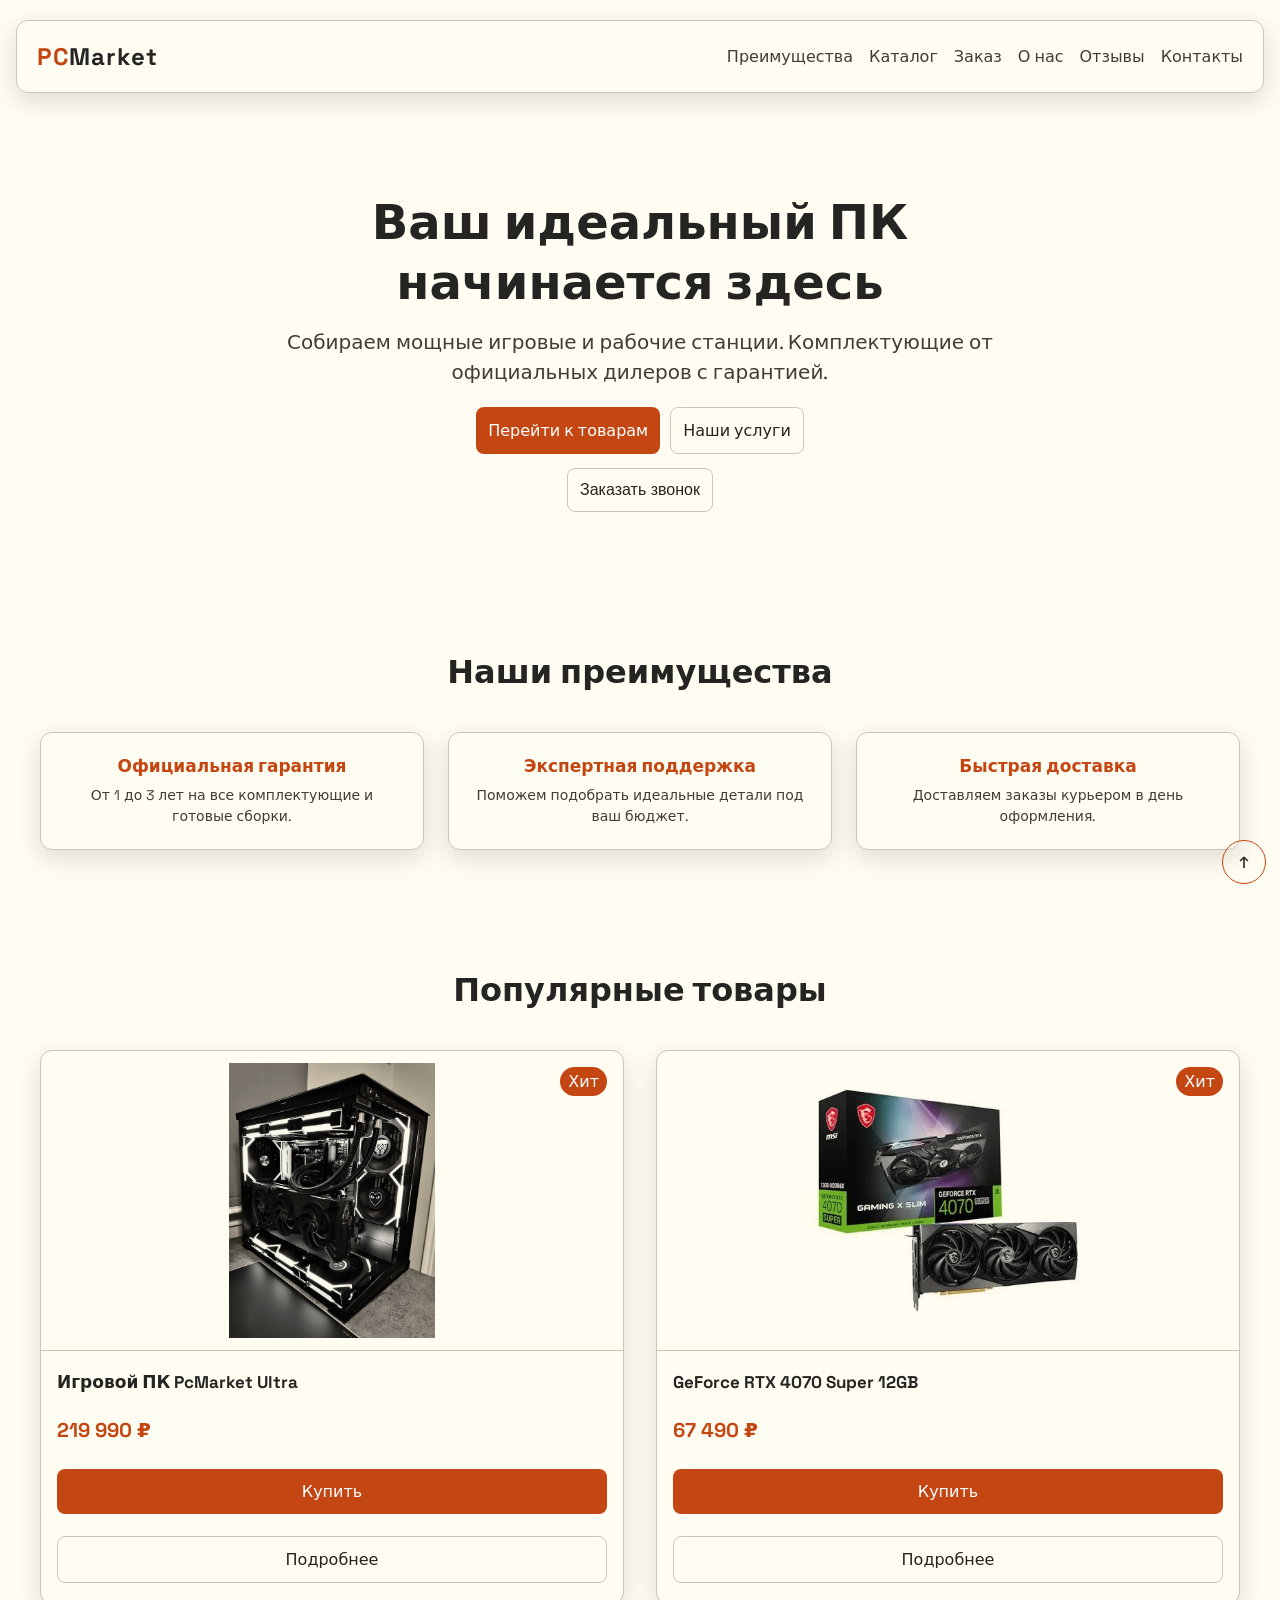
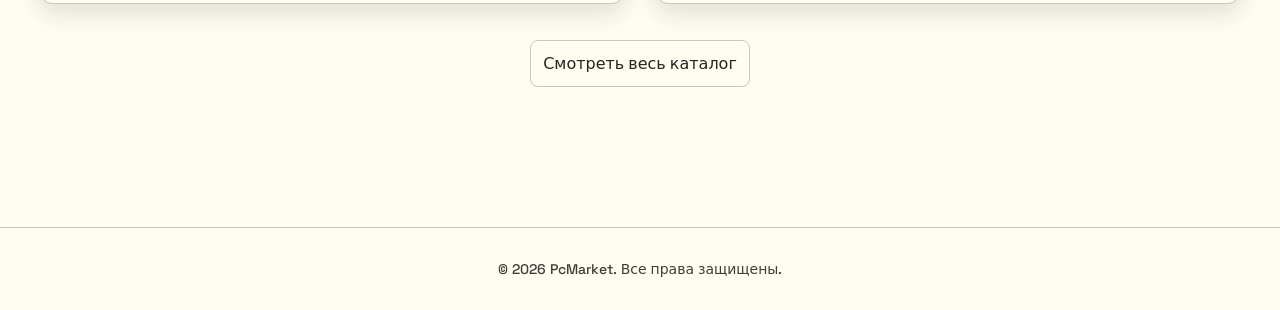
<file: index.html>
<!DOCTYPE html>
<html lang="ru">
<head>
    <meta charset="UTF-8">
    <meta name="viewport" content="width=device-width, initial-scale=1.0">
    <meta name="description" content="Главная страница магазина PcMarket">
    <link rel="stylesheet" href="./css/style.css">
    <link rel="stylesheet" href="./css/responsive.css">
    <script type="module" src="./js/main.js"></script>
    <title>PcMarket</title>
</head>


<body id="body">

    <a class="skip-link" href="#main-content">Перейти к содержимому</a>

    <header class="site-header" id="header">
        <a href="index.html" class="site-header__link">
            <span class="site-header__name"><span class="site-header__accent">PC</span>Market</span>
        </a>
        <nav class="site-nav">
            <ul class="site-nav__list">
                <li class="site-nav__item">
                    <a href="#advantages" class="site-nav__link">Преимущества</a>
                </li>
                <li class="site-nav__item">
                    <a href="./pages/catalog.html" class="site-nav__link">Каталог</a> 
                </li>
                <li class="site-nav__item">
                    <a href="./pages/order.html" class="site-nav__link">Заказ</a> 
                </li>
                <li class="site-nav__item">
                    <a href="./pages/aboutUs.html" class="site-nav__link">О нас</a>
                </li>
                <li class="site-nav__item">
                    <a href="./pages/reviews.html" class="site-nav__link">Отзывы</a>
                </li>
                <li class="site-nav__item">
                    <a href="./pages/contacts.html" class="site-nav__link">Контакты</a>
                </li>
            </ul>
        </nav>
    </header>

    <main id="main-content" tabindex="-1">

        <section class="hero" id="hero">
            <div class="hero__container">
                <h1 class="hero__title">Ваш идеальный ПК начинается здесь</h1>
                <p class="hero__description">
                    Собираем мощные игровые и рабочие станции. Комплектующие от официальных дилеров с гарантией.
                </p>
                <div class="hero__actions">
                    <a class="hero__button button button--primary" href="./pages/catalog.html">Перейти к товарам</a>
                    <a class="hero__button button button--secondary" href="./pages/services.html">Наши услуги</a>
                </div>
                <button type="button" class="button button--secondary button--call" id="open-modal-btn">Заказать звонок</button>
            </div>
        </section>

        <section id="advantages" class="advantages">
            <h2 class="advantages__title">Наши преимущества</h2>
            <ul class="advantages__list">
                <li class="advantages__item">
                    <h3 class="advantages__item-title">Официальная гарантия</h3>
                    <p class="advantages__item-text">От 1 до 3 лет на все комплектующие и готовые сборки.</p>
                </li>
                <li class="advantages__item">
                    <h3 class="advantages__item-title">Экспертная поддержка</h3>
                    <p class="advantages__item-text">Поможем подобрать идеальные детали под ваш бюджет.</p>
                </li>
                <li class="advantages__item">
                    <h3 class="advantages__item-title">Быстрая доставка</h3>
                    <p class="advantages__item-text">Доставляем заказы курьером в день оформления.</p>
                </li>
            </ul>
        </section>

        
        <section id="popular" class="popular">
            <h2 class="popular__title">Популярные товары</h2>
            
            <div class="popular__grid">
                
                <article class="product-card">
                    <span class="catalog-card__badge">Хит</span>
                    <picture>
                        <source type="image/webp"
                                srcset="./assets/img/gaming-pc-360.webp 360w, ./assets/img/gaming-pc-600.webp 600w, ./assets/img/gaming-pc.webp 736w"
                                sizes="(max-width: 767px) calc(100vw - 40px), (max-width: 1439px) calc((100vw - 104px) / 2), 660px">
                        <img class="product-card__image" src="./assets/img/gaming-pc.jpg"
                             srcset="./assets/img/gaming-pc-360.jpg 360w, ./assets/img/gaming-pc-600.jpg 600w, ./assets/img/gaming-pc.jpg 736w"
                             sizes="(max-width: 767px) calc(100vw - 40px), (max-width: 1439px) calc((100vw - 104px) / 2), 660px"
                             alt="Игровой ПК PcMarket Ultra" width="736" height="981" loading="lazy">
                    </picture>
                    <div class="product-card__content">
                        <h3 class="product-card__title">Игровой ПК PcMarket Ultra</h3>
                        <p class="product-card__price">219 990 ₽</p>
                        <a class="product-card__button button button--primary" href="./pages/order.html">Купить</a>
                        <a href="./pages/product.html" class="product-card__button button button--secondary">Подробнее</a>
                    </div>
                </article>
                
                <article class="product-card">
                    <picture>
                        <source type="image/webp"
                                srcset="./assets/img/rtx4070-360.webp 360w, ./assets/img/rtx4070.webp 499w"
                                sizes="(max-width: 767px) calc(100vw - 40px), (max-width: 1439px) calc((100vw - 104px) / 2), 660px">
                        <img class="product-card__image" src="./assets/img/rtx4070.jpeg"
                             srcset="./assets/img/rtx4070-360.jpeg 360w, ./assets/img/rtx4070.jpeg 499w"
                             sizes="(max-width: 767px) calc(100vw - 40px), (max-width: 1439px) calc((100vw - 104px) / 2), 660px"
                             alt="Видеокарта GeForce RTX 4070 Super 12GB" width="499" height="400" loading="lazy">
                    </picture>
                    <span class="catalog-card__badge">Хит</span>
                    <div class="product-card__content">
                        <h3 class="product-card__title">GeForce RTX 4070 Super 12GB</h3>
                        <p class="product-card__price">67 490 ₽</p>
                        <a class="product-card__button button button--primary" href="./pages/order.html">Купить</a>
                        <a href="./pages/product.html" class="product-card__button button button--secondary">Подробнее</a>
                    </div>
                </article>
            </div>
            
            
            <a class="popular__more-link button button--secondary" href="./pages/catalog.html">Смотреть весь каталог</a>
        </section>

    </main>

    <dialog id="callback-modal" class="modal" aria-labelledby="callback-modal-title" aria-describedby="callback-modal-description">
        <div class="modal__content">
            <h2 class="modal__title" id="callback-modal-title">Заказать обратный звонок</h2>
            <p class="modal__text" id="callback-modal-description">Оставьте номер, и мы перезвоним.</p>
            <form class="modal__form">
                <label class="modal__label" for="callback-phone">Ваш телефон</label>
                <input type="tel" class="modal__input" id="callback-phone" name="phone" autocomplete="tel" required>
                <button type="submit" class="modal__button button button--primary">Жду звонка</button>
                <button type="button" class="button button--secondary" id="close-modal-btn">Закрыть</button>
            </form>
        </div>
    </dialog>

    <a href="#body" class="button button-up">↑</a>

    <footer class="site-footer">
        <p class="site-footer__text">&copy; 2026 PcMarket. Все права защищены.</p>
    </footer>

</body>
</html>
</file>
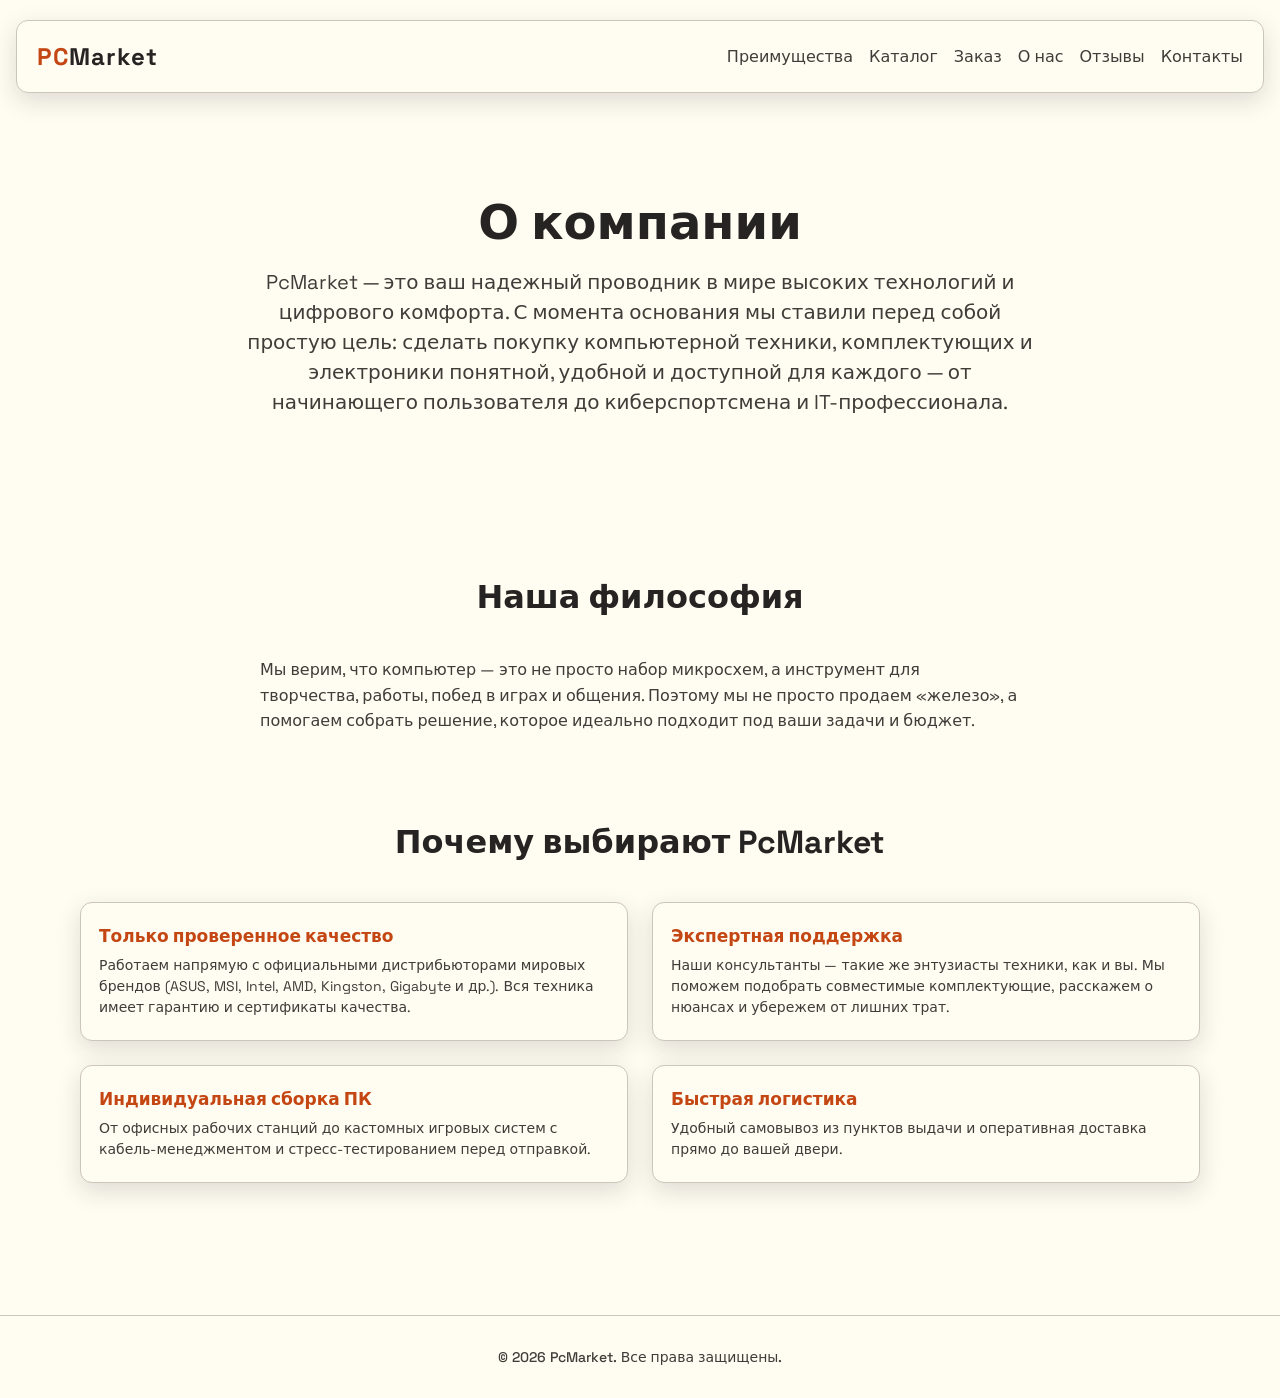
<file: pages/aboutUs.html>
<!DOCTYPE html>
<html lang="ru">
<head>
    <meta charset="UTF-8">
    <meta name="viewport" content="width=device-width, initial-scale=1.0">
    <meta name="description" content="Страница с информацией о компании PcMarket">
    <link rel="stylesheet" href="../css/style.css">
    <link rel="stylesheet" href="../css/responsive.css">
    <title>О нас</title>
</head>
<body>
    <a class="skip-link" href="#main-content">Перейти к содержимому</a>

    <header class="site-header">
        <a href="../index.html" class="site-header__link">
            <span class="site-header__name"><span class="site-header__accent">PC</span>Market</span>
        </a>
        <nav class="site-nav">
            <ul class="site-nav__list">
                <li class="site-nav__item">
                    <a href="../index.html#advantages" class="site-nav__link">Преимущества</a>
                </li>
                <li class="site-nav__item">
                    <a href="catalog.html" class="site-nav__link">Каталог</a> 
                </li>
                <li class="site-nav__item">
                    <a href="order.html" class="site-nav__link">Заказ</a> 
                </li>
                <li class="site-nav__item">
                    <a href="aboutUs.html" class="site-nav__link" aria-current="page">О нас</a>
                </li>
                <li class="site-nav__item"> 
                    <a href="reviews.html" class="site-nav__link">Отзывы</a>
                </li>
                <li class="site-nav__item">
                    <a href="contacts.html" class="site-nav__link">Контакты</a>
                </li>
            </ul>
        </nav>
    </header>

    <main id="main-content" tabindex="-1">

        <section class="hero">
            <div class="hero__container">
                <h1 class="hero__title">О компании</h1>
                <p class="hero__description">PcMarket — это ваш надежный проводник в мире высоких технологий и цифрового комфорта. С момента основания мы ставили перед собой простую цель: сделать покупку компьютерной техники, комплектующих и электроники понятной, удобной и доступной для каждого — от начинающего пользователя до киберспортсмена и IT-профессионала.</p>
            </div>
        </section>

        <section class="advantages about-philosophy">
            <div class="about-philosophy__content">
                <h2 class="advantages__title">Наша философия</h2>
                <p class="advantages__item-text">Мы верим, что компьютер — это не просто набор микросхем, а инструмент для творчества, работы, побед в играх и общения. Поэтому мы не просто продаем «железо», а помогаем собрать решение, которое идеально подходит под ваши задачи и бюджет.</p>
            </div>
        </section>

        <section class="about-reasons">
            <h2 class="advantages__title">Почему выбирают PcMarket</h2>
            <ul class="advantages__list about-reasons__list">
                <li class="advantages__item about-reasons__item">
                    <h3 class="advantages__item-title">Только проверенное качество</h3>
                    <p class="advantages__item-text">Работаем напрямую с официальными дистрибьюторами мировых брендов (ASUS, MSI, Intel, AMD, Kingston, Gigabyte и др.). Вся техника имеет гарантию и сертификаты качества.</p>
                </li>
                <li class="advantages__item about-reasons__item">
                    <h3 class="advantages__item-title">Экспертная поддержка</h3>
                    <p class="advantages__item-text">Наши консультанты — такие же энтузиасты техники, как и вы. Мы поможем подобрать совместимые комплектующие, расскажем о нюансах и убережем от лишних трат.</p>
                </li>
                <li class="advantages__item about-reasons__item">
                    <h3 class="advantages__item-title">Индивидуальная сборка ПК</h3>
                    <p class="advantages__item-text">От офисных рабочих станций до кастомных игровых систем с кабель-менеджментом и стресс-тестированием перед отправкой.</p>
                </li>
                <li class="advantages__item about-reasons__item">
                    <h3 class="advantages__item-title">Быстрая логистика</h3>
                    <p class="advantages__item-text">Удобный самовывоз из пунктов выдачи и оперативная доставка прямо до вашей двери.</p>
                </li>
            </ul>
        </section>
    </main>

    <footer class="site-footer">
        <p class="site-footer__text">&copy; 2026 PcMarket. Все права защищены.</p>
    </footer>

</body>
</html>
</file>
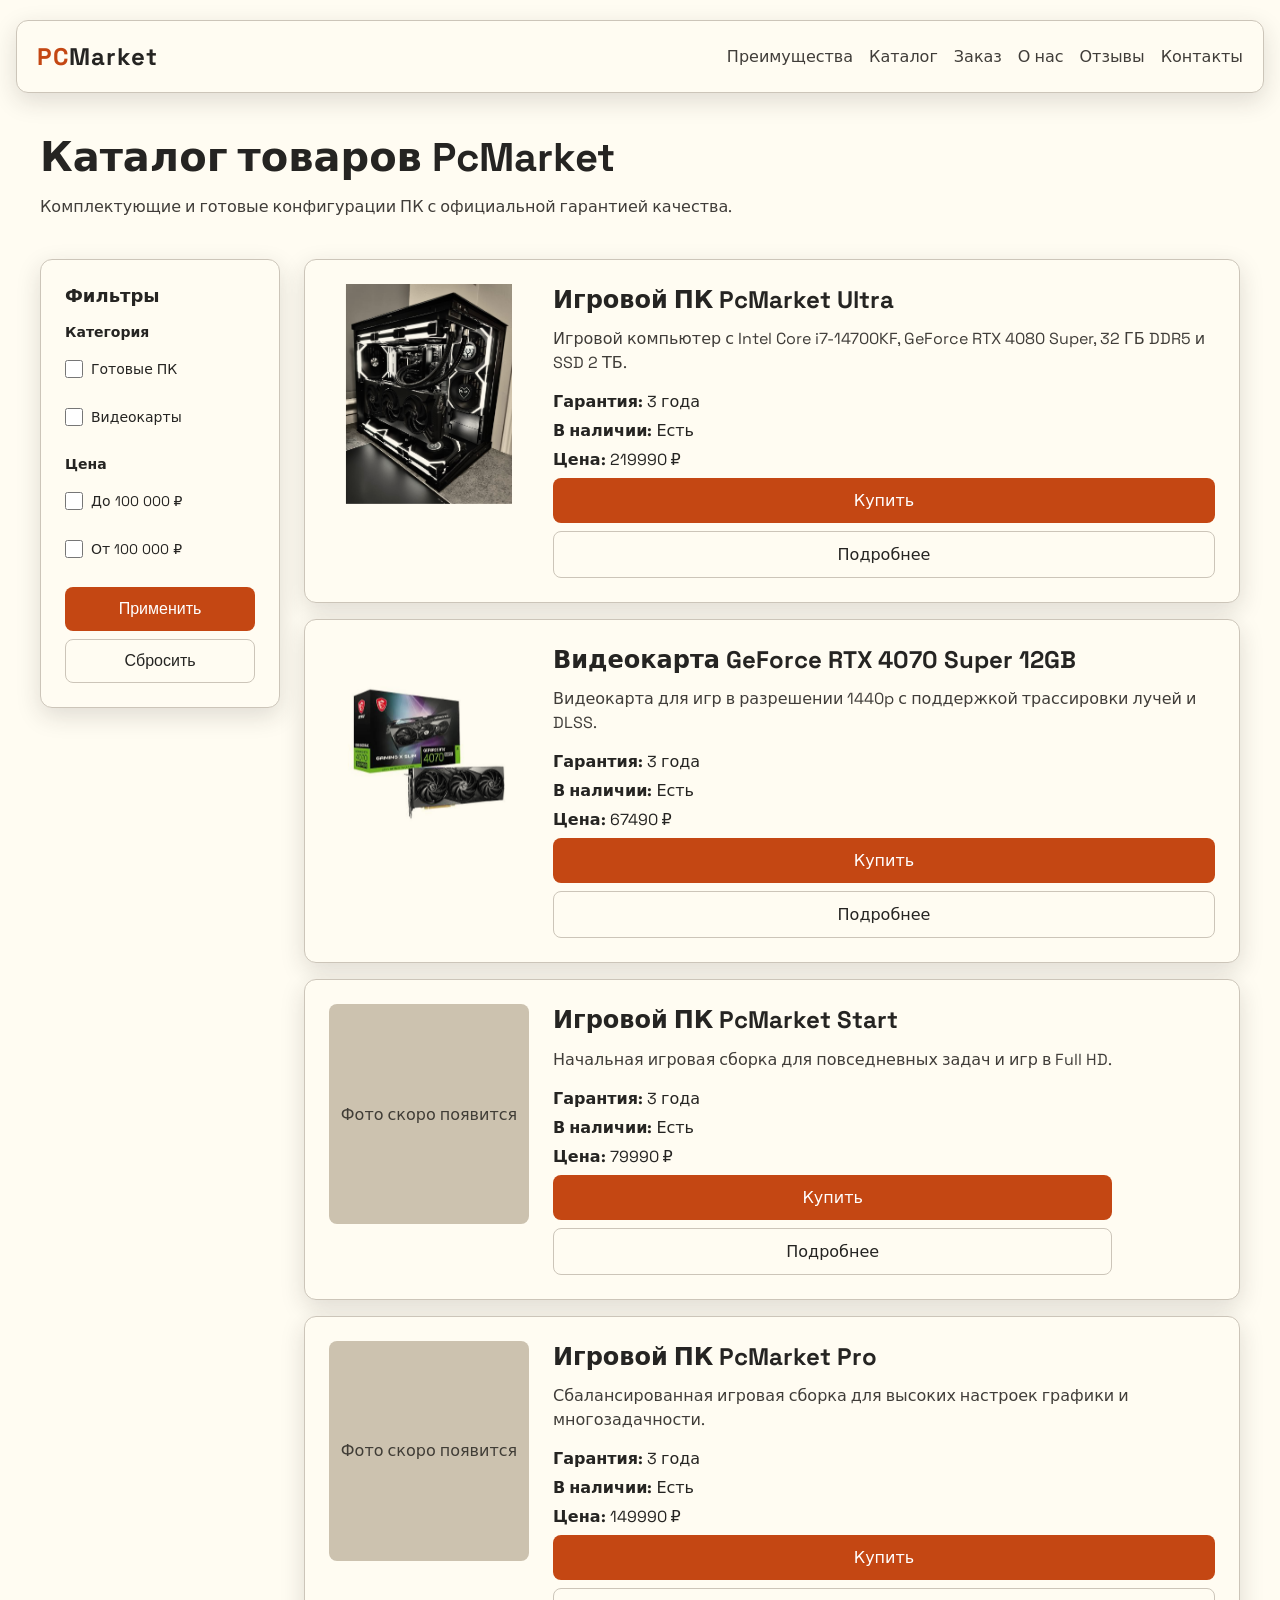
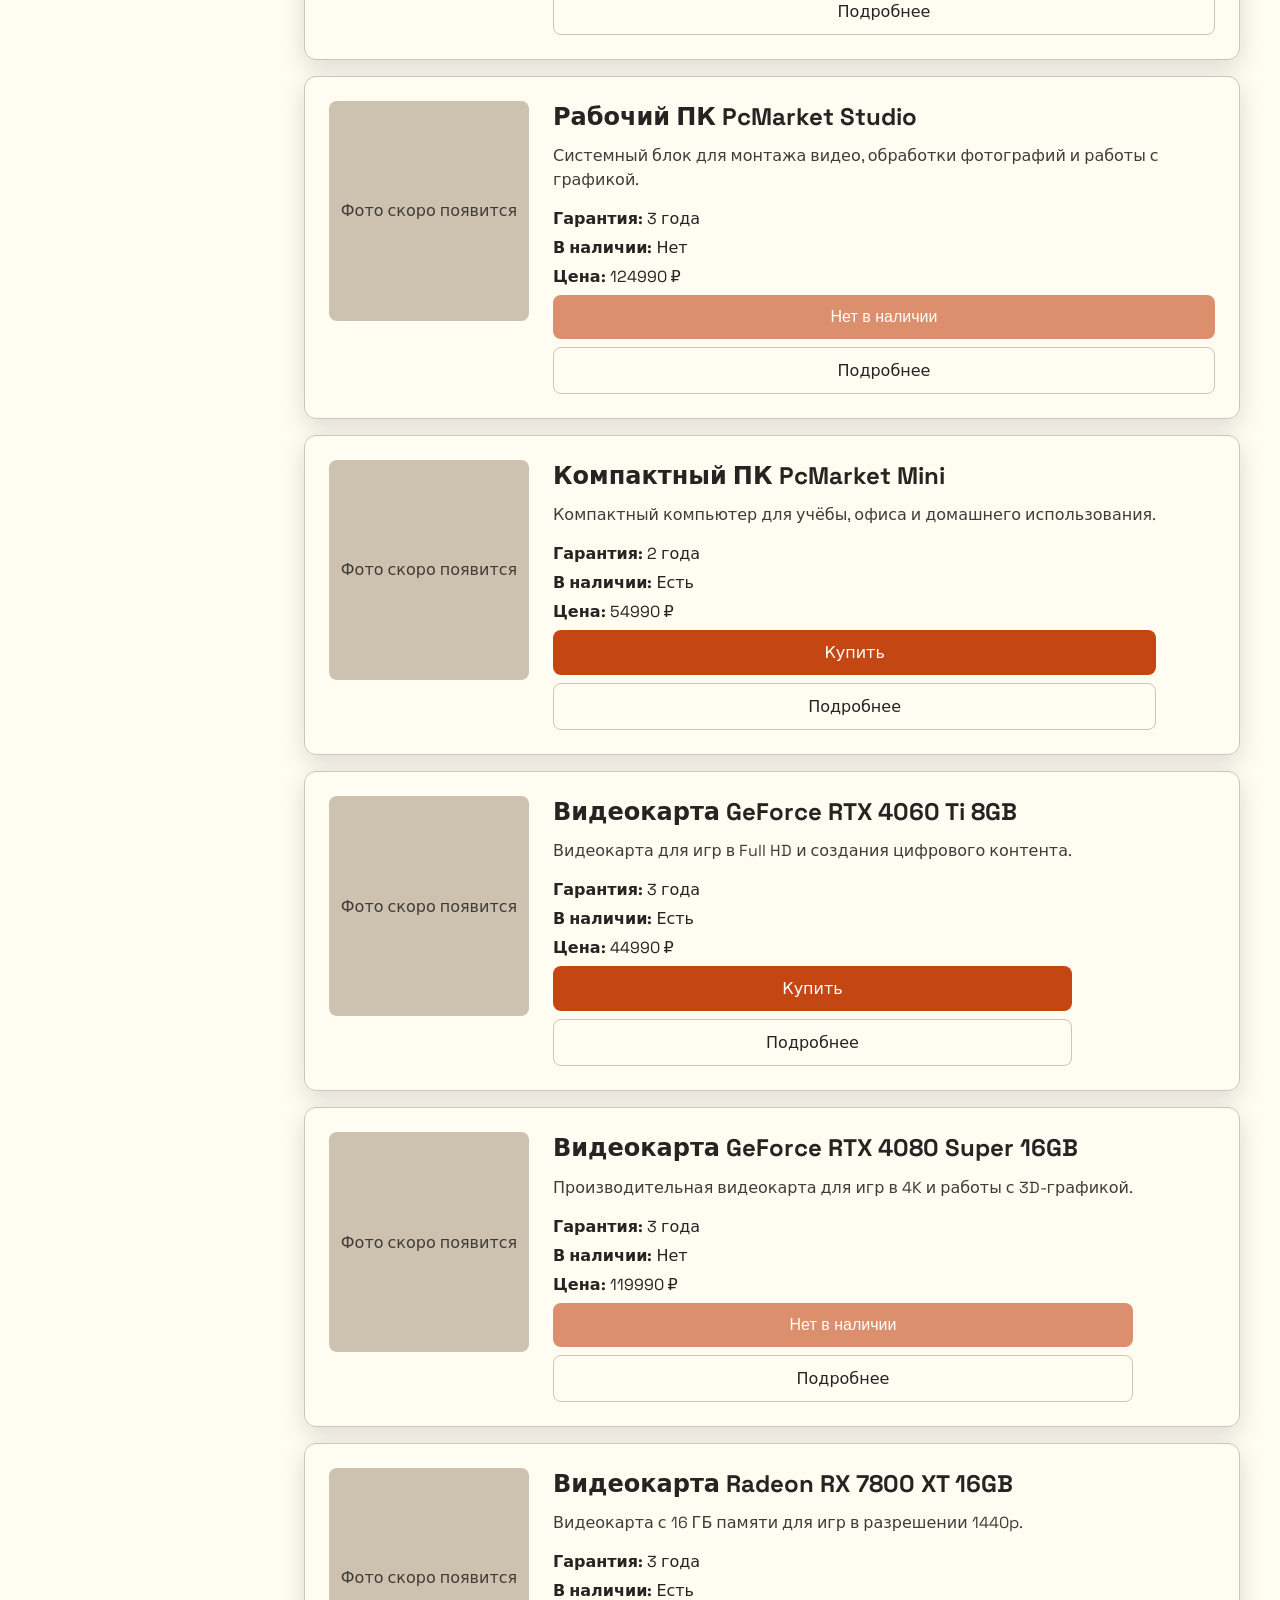
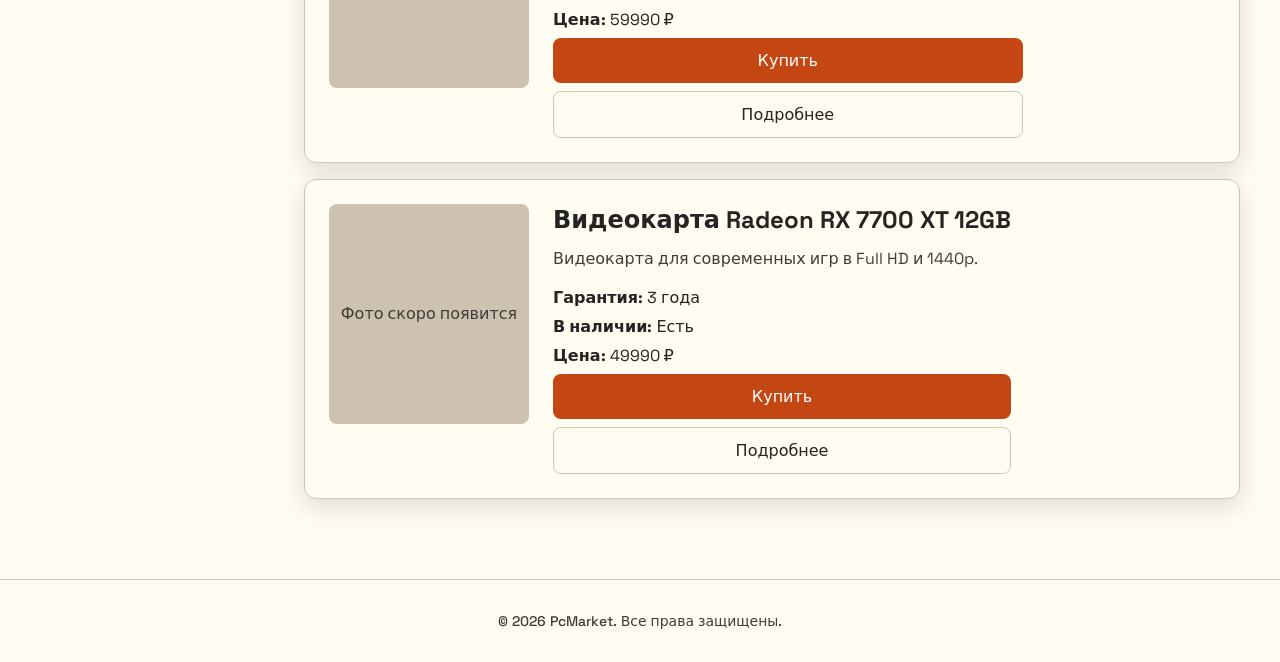
<file: pages/catalog.html>
<!DOCTYPE html>
<html lang="ru">
<head>
    <meta charset="UTF-8">
    <meta name="viewport" content="width=device-width, initial-scale=1.0">
    <meta name="description" content="Страница с каталогом компании PcMarket">
    <link rel="stylesheet" href="../css/style.css">
    <link rel="stylesheet" href="../css/responsive.css">
    <script type="module" src="../js/main.js"></script>
    <title>Товары</title>
</head>
<body>
    <a class="skip-link" href="#main-content">Перейти к содержимому</a>

    <header class="site-header">
        <a href="../index.html" class="site-header__link">
            <span class="site-header__name"><span class="site-header__accent">PC</span>Market</span>
        </a>
        <nav class="site-nav">
            <ul class="site-nav__list">
                <li class="site-nav__item">
                    <a href="../index.html#advantages" class="site-nav__link">Преимущества</a>
                </li>
                <li class="site-nav__item">
                    <a href="catalog.html" class="site-nav__link" aria-current="page">Каталог</a>
                </li>
                <li class="site-nav__item">
                    <a href="order.html" class="site-nav__link">Заказ</a> 
                </li>
                <li class="site-nav__item">
                    <a href="aboutUs.html" class="site-nav__link">О нас</a>
                </li>
                <li class="site-nav__item">
                    <a href="reviews.html" class="site-nav__link">Отзывы</a>
                </li>
                <li class="site-nav__item">
                    <a href="contacts.html" class="site-nav__link">Контакты</a>
                </li>
            </ul>
        </nav>
    </header>

    <main id="main-content" tabindex="-1">
        <section class="catalog-intro">
            <h1 class="catalog-intro__title">Каталог товаров PcMarket</h1>
            <p class="catalog-intro__description">Комплектующие и готовые конфигурации ПК с официальной гарантией качества.</p>
        </section>
        
        <div class="catalog-layout">
            <aside class="catalog-filters">
                <h2 class="catalog-filters__title">Фильтры</h2>
                <form class="catalog-filters__form">
                    <fieldset class="catalog-filters__group">
                        <legend class="catalog-filters__legend">Категория</legend>
                        <label class="catalog-filters__option"><input type="checkbox" name="category" value="pc"> Готовые ПК</label>
                        <label class="catalog-filters__option"><input type="checkbox" name="category" value="gpu"> Видеокарты</label>
                    </fieldset>
                    <fieldset class="catalog-filters__group">
                        <legend class="catalog-filters__legend">Цена</legend>
                        <label class="catalog-filters__option"><input type="checkbox" name="price" value="under-100000"> До 100 000 ₽</label>
                        <label class="catalog-filters__option"><input type="checkbox" name="price" value="over-100000"> От 100 000 ₽</label>
                    </fieldset>
                    <div class="catalog-filters__actions">
                        <button class="button button--primary" type="button">Применить</button>
                        <button class="button button--secondary" type="reset">Сбросить</button>
                    </div>
                </form>
            </aside>

            <section class="catalog" aria-label="Товары каталога"></section>
        </div>
    </main>

    <footer class="site-footer">
        <p class="site-footer__text">&copy; 2026 PcMarket. Все права защищены.</p>
    </footer>

</body>
</html>
</file>
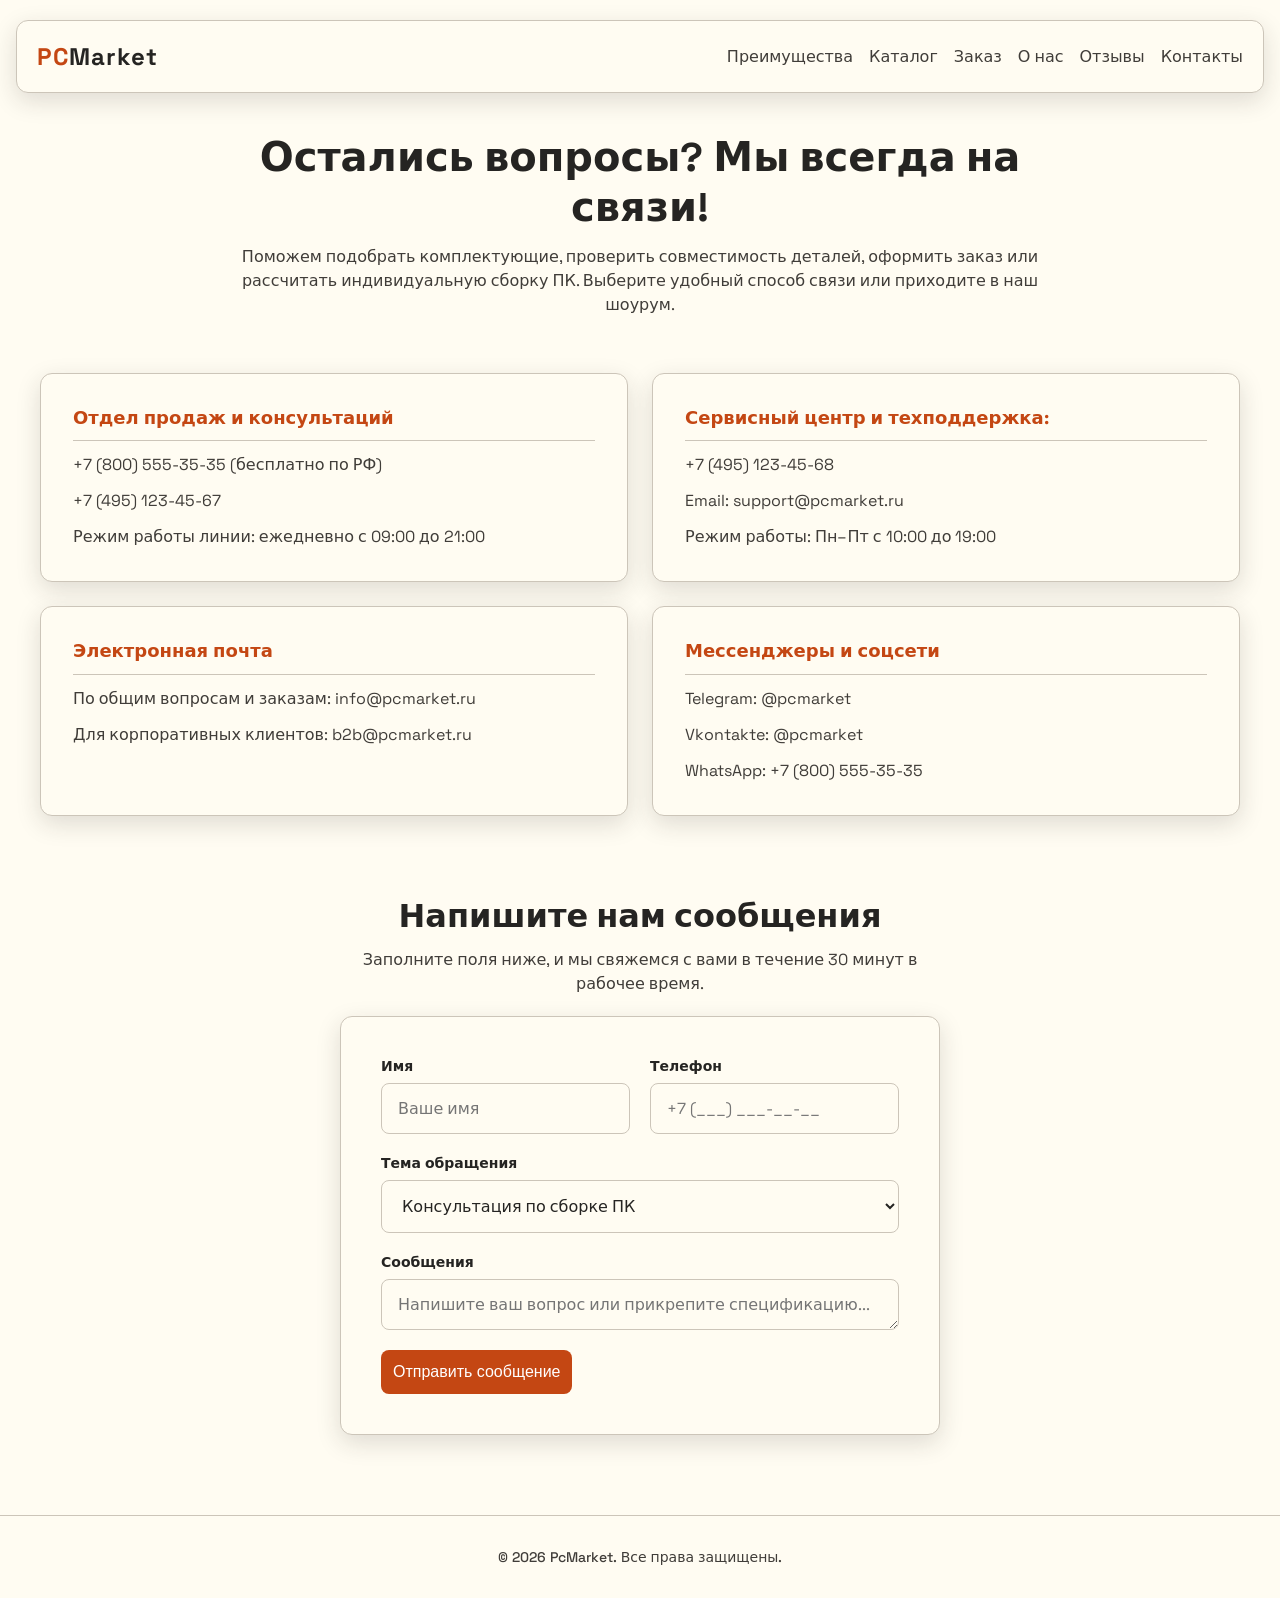
<file: pages/contacts.html>
<!DOCTYPE html>
<html lang="ru">
<head>
    <meta charset="UTF-8">
    <meta name="viewport" content="width=device-width, initial-scale=1.0">
    <meta name="description" content="Страница с контактами о компании PcMarket">
    <link rel="stylesheet" href="../css/style.css">
    <link rel="stylesheet" href="../css/responsive.css">
    <title>Контакты</title>
</head>

<body>
    <a class="skip-link" href="#main-content">Перейти к содержимому</a>

    <header class="site-header">
        <a href="../index.html" class="site-header__link">
            <span class="site-header__name"><span class="site-header__accent">PC</span>Market</span>
        </a>
        <nav class="site-nav">
            <ul class="site-nav__list">
                <li class="site-nav__item">
                    <a href="../index.html#advantages" class="site-nav__link">Преимущества</a>
                </li>
                <li class="site-nav__item">
                    <a href="catalog.html" class="site-nav__link">Каталог</a> 
                </li>
                <li class="site-nav__item">
                    <a href="order.html" class="site-nav__link">Заказ</a> 
                </li>
                <li class="site-nav__item">
                    <a href="aboutUs.html" class="site-nav__link">О нас</a>
                </li>
                <li class="site-nav__item">
                    <a href="reviews.html" class="site-nav__link">Отзывы</a>
                </li>
                <li class="site-nav__item">
                    <a href="contacts.html" class="site-nav__link">Контакты</a>
                </li>
            </ul>
        </nav>
    </header>

    <main id="main-content" tabindex="-1">

        <section class="contacts-intro">
            <h1 class="contacts-intro__title">Остались вопросы? Мы всегда на связи!</h1>
            <p class="contacts-intro__description">Поможем подобрать комплектующие, проверить совместимость деталей, оформить заказ или рассчитать индивидуальную сборку ПК. Выберите удобный способ связи или приходите в наш шоурум.</p>
        </section>

        <section class="contacts-grid">
            <div class="contact-card">
                <h2 class="contact-card__name">Отдел продаж и консультаций</h2>
                <ul class="contact-card__list">
                    <li class="contact-card__item">+7 (800) 555-35-35 (бесплатно по РФ)</li>
                    <li class="contact-card__item">+7 (495) 123-45-67</li>
                    <li class="contact-card__item">Режим работы линии: ежедневно с 09:00 до 21:00</li>
                </ul>
            </div>

            <div class="contact-card">
                <h2 class="contact-card__name">Сервисный центр и техподдержка:</h2>
                <ul class="contact-card__list">
                    <li class="contact-card__item">+7 (495) 123-45-68</li>
                    <li class="contact-card__item">Email: support@pcmarket.ru</li>
                    <li class="contact-card__item">Режим работы: Пн–Пт с 10:00 до 19:00</li>
                </ul>
            </div>

            <div class="contact-card">
                <h2 class="contact-card__name">Электронная почта</h2>
                <ul class="contact-card__list">
                    <li class="contact-card__item">По общим вопросам и заказам: info@pcmarket.ru</li>
                    <li class="contact-card__item">Для корпоративных клиентов: b2b@pcmarket.ru</li>
                </ul>
            </div>

            <div class="contact-card">
                <h2 class="contact-card__name">Мессенджеры и соцсети</h2>
                <ul class="contact-card__list">
                    <li class="contact-card__item">Telegram: @pcmarket</li>
                    <li class="contact-card__item">Vkontakte: @pcmarket</li>
                    <li class="contact-card__item">WhatsApp: +7 (800) 555-35-35</li>
                </ul>
            </div>    
        </section>

        <section class="feedback">
            <h2 class="feedback__title">Напишите нам сообщения</h2>
            <p class="feedback__description">Заполните поля ниже, и мы свяжемся с вами в течение 30 минут в рабочее время.</p>
            <form action="#" class="feedback-form">

                <div class="feedback-form__item">
                    <label for="user-name" class="feedback-form__label">Имя</label>
                    <input type="text" id="user-name" placeholder="Ваше имя" name="name" class="feedback-form__input" required>
                </div>

                <div class="feedback-form__item">
                    <label for="user-contact" class="feedback-form__label">Телефон</label>
                    <input type="tel" name="contact" id="user-contact" autocomplete="tel" placeholder="+7 (___) ___-__-__" class="feedback-form__input" required>
                </div>

                <div class="feedback-form__item">
                    <label for="selector" class="feedback-form__label">Тема обращения</label>
                    <select name="selector" id="selector" class="feedback-form__selector">
                        <option value="pc-build" class="feedback-form__option">Консультация по сборке ПК</option>
                        <option value="order-status" class="feedback-form__option">Вопрос по существующему заказу</option>
                        <option value="warranty" class="feedback-form__option">Гарантия и сервис</option>
                        <option value="b2b" class="feedback-form__option">Сотрудничество / Опт</option>
                    </select>
                </div>

                <div class="feedback-form__item">
                    <label for="user-message" class="feedback-form__label">Сообщения</label>
                    <textarea name="user-message" id="user-message" rows="1" placeholder="Напишите ваш вопрос или прикрепите спецификацию..." class="feedback-form__textarea"></textarea>
                </div>

                <button type="submit" class="button button--primary feedback-form__button">Отправить сообщение</button>
            </form>
        </section>
    </main>

    <footer class="site-footer">
        <p class="site-footer__text">&copy; 2026 PcMarket. Все права защищены.</p>
    </footer>

</body>
</html>
</file>
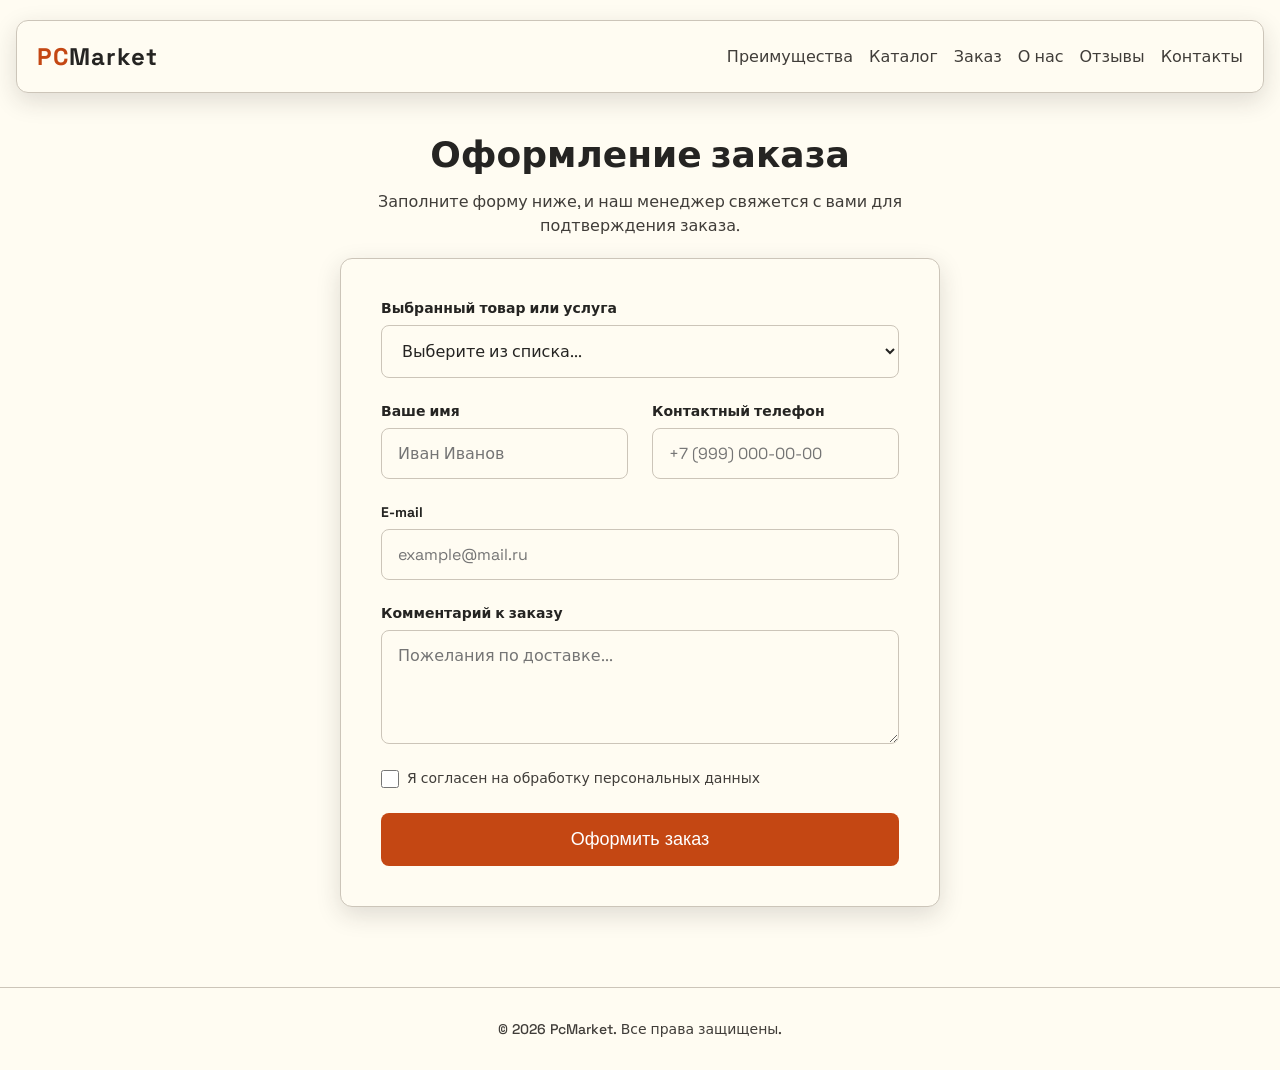
<file: pages/order.html>
<!DOCTYPE html>
<html lang="ru">
<head>
    <meta charset="UTF-8">
    <meta name="viewport" content="width=device-width, initial-scale=1.0">
    <meta name="description" content="Страница для заказа товаров и услуг у компании PcMarket">
    <link rel="stylesheet" href="../css/style.css">
    <link rel="stylesheet" href="../css/responsive.css">
    <title>Оформление заказа</title>
</head>
<body>
    <a class="skip-link" href="#main-content">Перейти к содержимому</a>
    <header class="site-header">
        <a href="../index.html" class="site-header__link">
            <span class="site-header__name"><span class="site-header__accent">PC</span>Market</span>
        </a>
        <nav class="site-nav">
            <ul class="site-nav__list">
                <li class="site-nav__item">
                    <a href="../index.html#advantages" class="site-nav__link">Преимущества</a>
                </li>
                <li class="site-nav__item">
                    <a href="catalog.html" class="site-nav__link">Каталог</a> 
                </li>
                <li class="site-nav__item">
                    <a href="order.html" class="site-nav__link" aria-current="page">Заказ</a>
                </li>
                <li class="site-nav__item">
                    <a href="aboutUs.html" class="site-nav__link">О нас</a>
                </li>
                <li class="site-nav__item">
                    <a href="reviews.html" class="site-nav__link">Отзывы</a>
                </li>
                <li class="site-nav__item">
                    <a href="contacts.html" class="site-nav__link">Контакты</a>
                </li>
            </ul>
        </nav>
    </header>

    <main class="main-content" id="main-content" tabindex="-1">
        <section class="order-section">
            <h1 class="order-section__title">Оформление заказа</h1>
            <p class="order-section__description">Заполните форму ниже, и наш менеджер свяжется с вами для подтверждения заказа.</p>
            
            <form class="order-form" action="#" method="POST">
                
                <div class="order-form__field order-form__field--full">
                    <label class="order-form__label" for="order-product">Выбранный товар или услуга</label>
                    <select class="order-form__input" id="order-product" name="product" required>
                        <option value="" disabled selected>Выберите из списка...</option>
                        <option value="pc-ultra">Игровой ПК PcMarket Ultra</option>
                        <option value="rtx-4070">Видеокарта GeForce RTX 4070 Super</option>
                        <option value="custom-build">Индивидуальная сборка ПК</option>
                        <option value="other">Другой товар из каталога</option>
                    </select>
                </div>

                <div class="order-form__field">
                    <label class="order-form__label" for="order-name">Ваше имя</label>
                    <input class="order-form__input" type="text" id="order-name" name="name" autocomplete="name" placeholder="Иван Иванов" required>
                </div>

                <div class="order-form__field">
                    <label class="order-form__label" for="order-phone">Контактный телефон</label>
                    <input class="order-form__input" type="tel" id="order-phone" name="phone" autocomplete="tel" placeholder="+7 (999) 000-00-00" required>
                </div>

                <div class="order-form__field order-form__field--full">
                    <label class="order-form__label" for="order-email">E-mail</label>
                    <input class="order-form__input" type="email" id="order-email" name="email" autocomplete="email" placeholder="example@mail.ru" required>
                </div>

                <div class="order-form__field order-form__field--full">
                    <label class="order-form__label" for="order-comment">Комментарий к заказу</label>
                    <textarea class="order-form__input order-form__input--textarea" id="order-comment" name="comment" rows="4" placeholder="Пожелания по доставке..."></textarea>
                </div>

                <div class="order-form__field order-form__field--checkbox order-form__field--full">
                    <input class="order-form__checkbox" type="checkbox" id="order-consent" name="consent" required>
                    <label class="order-form__label order-form__label--checkbox" for="order-consent">
                        Я согласен на обработку персональных данных
                    </label>
                </div>

                <div class="order-form__actions">
                    <button class="order-form__button button button--primary" type="submit">Оформить заказ</button>
                </div>

            </form>
        </section>
    </main>

    <footer class="site-footer">
        <p class="site-footer__text">&copy; 2026 PcMarket. Все права защищены.</p>
    </footer>

</body>
</html>
</file>
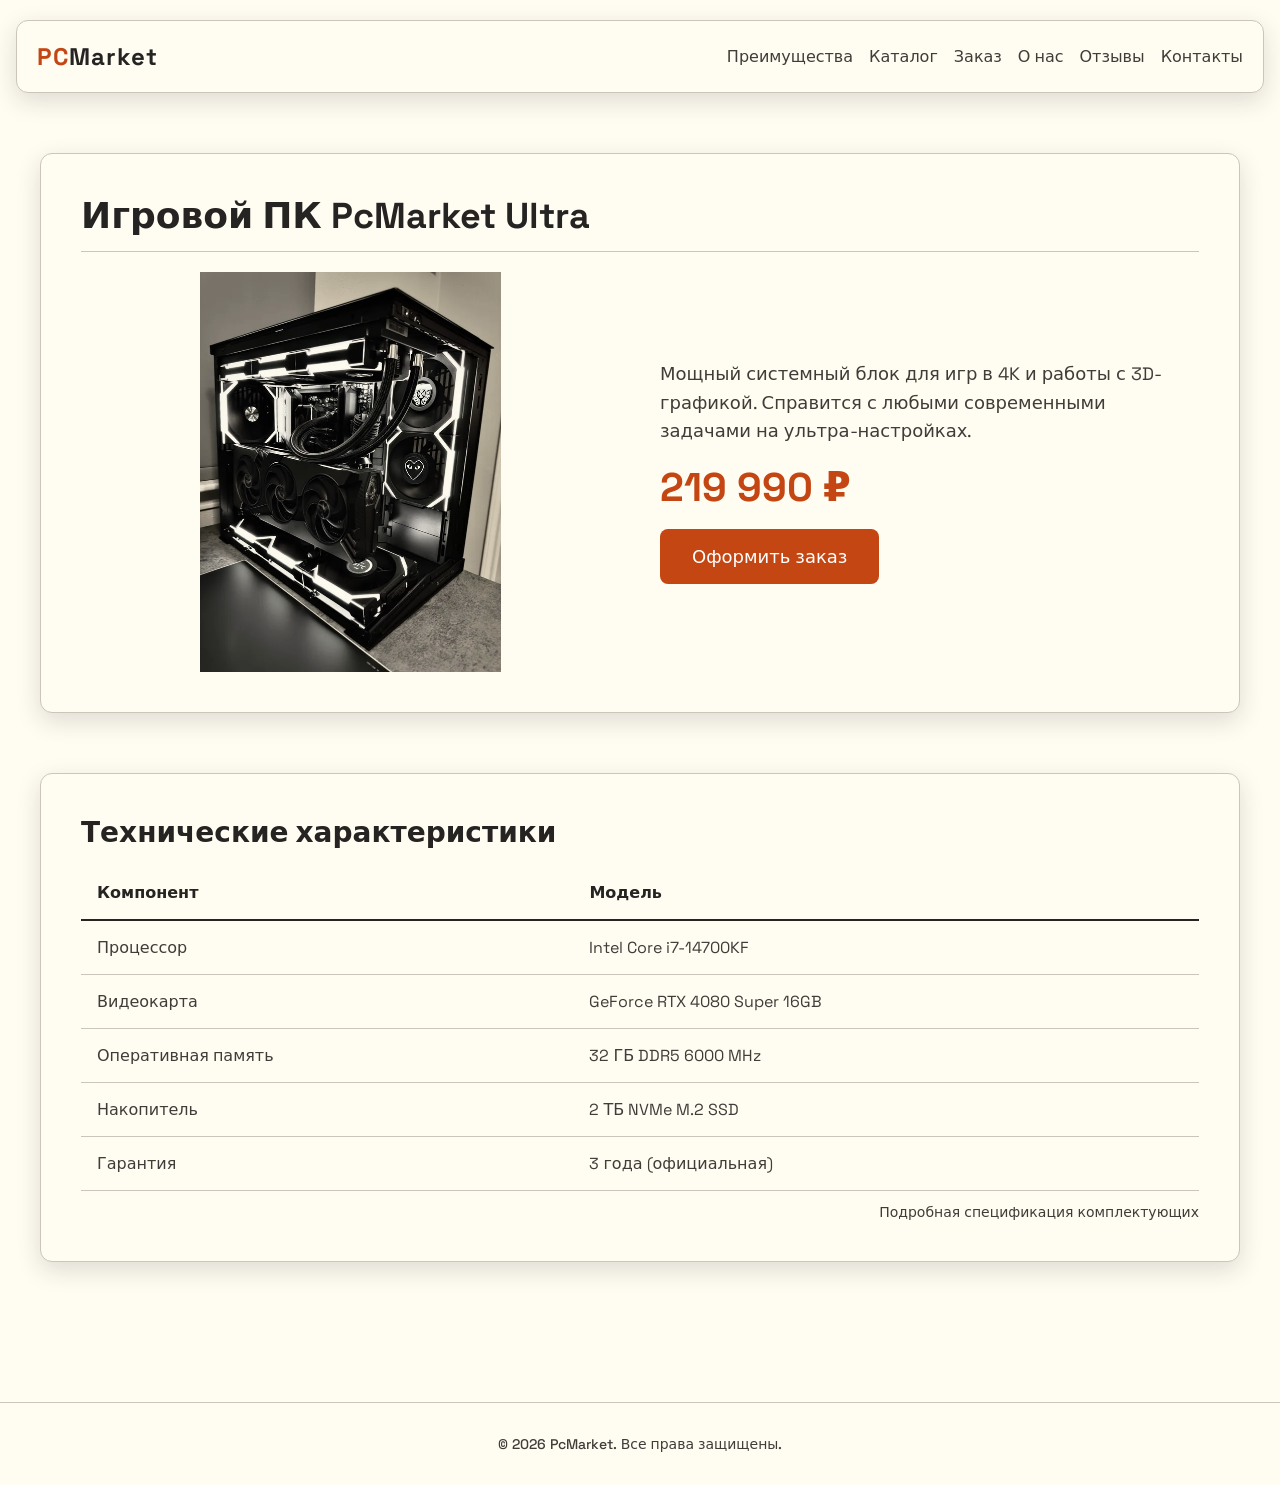
<file: pages/product.html>
<!DOCTYPE html>
<html lang="ru">
<head>
    <meta charset="UTF-8">
    <meta name="viewport" content="width=device-width, initial-scale=1.0">
    <meta name="description" content="Страница с информацией о продукте">
    <link rel="stylesheet" href="../css/style.css">
    <link rel="stylesheet" href="../css/responsive.css">
    <title>Товар</title>
</head>
<body>

    <a class="skip-link" href="#main-content">Перейти к содержимому</a>

    <header class="site-header">
        <a href="../index.html" class="site-header__link">
            <span class="site-header__name"><span class="site-header__accent">PC</span>Market</span>
        </a>
        <nav class="site-nav">
            <ul class="site-nav__list">
                <li class="site-nav__item">
                    <a href="../index.html#advantages" class="site-nav__link">Преимущества</a>
                </li>
                <li class="site-nav__item">
                    <a href="catalog.html" class="site-nav__link">Каталог</a> 
                </li>
                <li class="site-nav__item">
                    <a href="order.html" class="site-nav__link">Заказ</a> 
                </li>
                <li class="site-nav__item">
                    <a href="aboutUs.html" class="site-nav__link">О нас</a>
                </li>
                <li class="site-nav__item">
                    <a href="reviews.html" class="site-nav__link">Отзывы</a>
                </li>
                <li class="site-nav__item">
                    <a href="contacts.html" class="site-nav__link">Контакты</a>
                </li>
            </ul>
        </nav>
    </header>

    <main class="product-page" id="main-content" tabindex="-1">
        <article class="product-details">
            <h1 class="product-details__title">Игровой ПК PcMarket Ultra</h1>
            
            <div class="product-details__grid">
                <picture class="product-details__media">
                    <source type="image/webp"
                            srcset="../assets/img/gaming-pc-360.webp 360w, ../assets/img/gaming-pc-600.webp 600w, ../assets/img/gaming-pc.webp 736w"
                            sizes="(max-width: 767px) calc(100vw - 64px), (max-width: 1439px) calc((100vw - 160px) / 2), 620px">
                    <img class="product-details__image" src="../assets/img/gaming-pc.jpg"
                         srcset="../assets/img/gaming-pc-360.jpg 360w, ../assets/img/gaming-pc-600.jpg 600w, ../assets/img/gaming-pc.jpg 736w"
                         sizes="(max-width: 767px) calc(100vw - 64px), (max-width: 1439px) calc((100vw - 160px) / 2), 620px"
                         alt="Игровой ПК PcMarket Ultra" width="736" height="981">
                </picture>
                
                <div class="product-details__info">
                    <p class="product-details__description">Мощный системный блок для игр в 4K и работы с 3D-графикой. Справится с любыми современными задачами на ультра-настройках.</p>
                    <p class="product-details__price">219 990 ₽</p>
                    <a class="product-details__button button button--primary" href="order.html">Оформить заказ</a>
                </div>
            </div>
        </article>

        <section class="product-specs">
            <h2 class="product-specs__title" id="product-specs-title">Технические характеристики</h2>
            <table class="specs-table">
                <caption class="specs-table__caption">Подробная спецификация комплектующих</caption>
                <thead class="specs-table__head">
                    <tr class="specs-table__row">
                        <th class="specs-table__header" scope="col">Компонент</th>
                        <th class="specs-table__header" scope="col">Модель</th>
                    </tr>
                </thead>
                <tbody class="specs-table__body">
                    <tr class="specs-table__row">
                        <th class="specs-table__cell" scope="row">Процессор</th>
                        <td class="specs-table__cell">Intel Core i7-14700KF</td>
                    </tr>
                    <tr class="specs-table__row">
                        <th class="specs-table__cell" scope="row">Видеокарта</th>
                        <td class="specs-table__cell">GeForce RTX 4080 Super 16GB</td>
                    </tr>
                    <tr class="specs-table__row">
                        <th class="specs-table__cell" scope="row">Оперативная память</th>
                        <td class="specs-table__cell">32 ГБ DDR5 6000 MHz</td>
                    </tr>
                    <tr class="specs-table__row">
                        <th class="specs-table__cell" scope="row">Накопитель</th>
                        <td class="specs-table__cell">2 ТБ NVMe M.2 SSD</td>
                    </tr>
                    <tr class="specs-table__row">
                        <th class="specs-table__cell" scope="row">Гарантия</th>
                        <td class="specs-table__cell">3 года (официальная)</td>
                    </tr>
                </tbody>
            </table>
        </section>
    </main>

    <footer class="site-footer">
        <p class="site-footer__text">&copy; 2026 PcMarket. Все права защищены.</p>
    </footer>

</body>
</html>
</file>
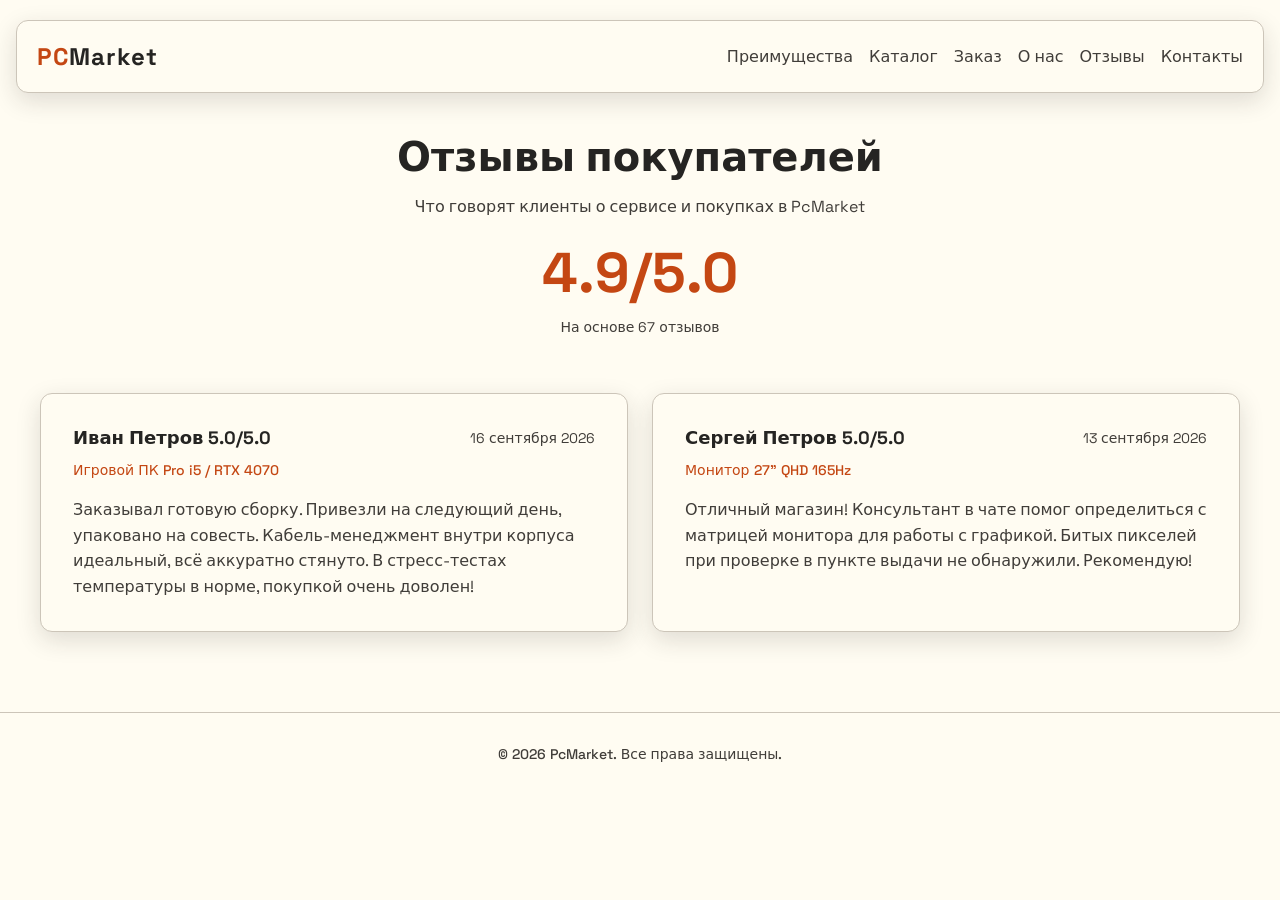
<file: pages/reviews.html>
<!DOCTYPE html>
<html lang="ru">
<head>
    <meta charset="UTF-8">
    <meta name="viewport" content="width=device-width, initial-scale=1.0">
    <meta name="description" content="Страница с отзывами о компании PcMarket">
    <link rel="stylesheet" href="../css/style.css">
    <link rel="stylesheet" href="../css/responsive.css">
    <title>Отзывы</title>
</head>
<body>
    <a class="skip-link" href="#main-content">Перейти к содержимому</a>

    <header class="site-header">
        <a href="../index.html" class="site-header__link">
            <span class="site-header__name"><span class="site-header__accent">PC</span>Market</span>
        </a>
        <nav class="site-nav">
            <ul class="site-nav__list">
                <li class="site-nav__item">
                    <a href="../index.html#advantages" class="site-nav__link">Преимущества</a>
                </li>
                <li class="site-nav__item">
                    <a href="catalog.html" class="site-nav__link">Каталог</a> 
                </li>
                <li class="site-nav__item">
                    <a href="order.html" class="site-nav__link">Заказ</a> 
                </li>
                <li class="site-nav__item">
                    <a href="aboutUs.html" class="site-nav__link">О нас</a>
                </li>
                <li class="site-nav__item">
                    <a href="reviews.html" class="site-nav__link" aria-current="page">Отзывы</a>
                </li>
                <li class="site-nav__item">
                    <a href="contacts.html" class="site-nav__link">Контакты</a>
                </li>
            </ul>
        </nav>
    </header>

    <main id="main-content" tabindex="-1">

        <section class="reviews-intro">
            <h1 class="reviews-intro__title">Отзывы покупателей</h1>
            <p class="reviews-intro__description">Что говорят клиенты о сервисе и покупках в PcMarket</p>
            <p class="reviews-intro__mark">4.9/5.0</p>
            <small class="reviews-intro__count">На основе 67 отзывов</small>
        </section>

        <section class="reviews">

            <article class="reviews-card">
                <div class="reviews-card__content">
                    <h2 class="reviews-card__name">Иван Петров 5.0/5.0</h2>
                    <time datetime="2026-09-16" class="reviews-card__datetime">16 сентября 2026</time>
                </div>
                <span class="reviews-card__title">Игровой ПК Pro i5 / RTX 4070</span>
                <p class="reviews-card__description">Заказывал готовую сборку. Привезли на следующий день, упаковано на совесть. Кабель-менеджмент внутри корпуса идеальный, всё аккуратно стянуто. В стресс-тестах температуры в норме, покупкой очень доволен!</p>
            </article>

            <article class="reviews-card">
                <div class="reviews-card__content">
                    <h2 class="reviews-card__name">Сергей Петров 5.0/5.0</h2>
                    <time datetime="2026-09-13" class="reviews-card__datetime">13 сентября 2026</time>
                </div>
                <span class="reviews-card__title">Монитор 27" QHD 165Hz</span>
                <p class="reviews-card__description">Отличный магазин! Консультант в чате помог определиться с матрицей монитора для работы с графикой. Битых пикселей при проверке в пункте выдачи не обнаружили. Рекомендую!</p>
            </article>
        </section>
    </main>

    <footer class="site-footer">
        <p class="site-footer__text">&copy; 2026 PcMarket. Все права защищены.</p>
    </footer>

</body>
</html>
</file>
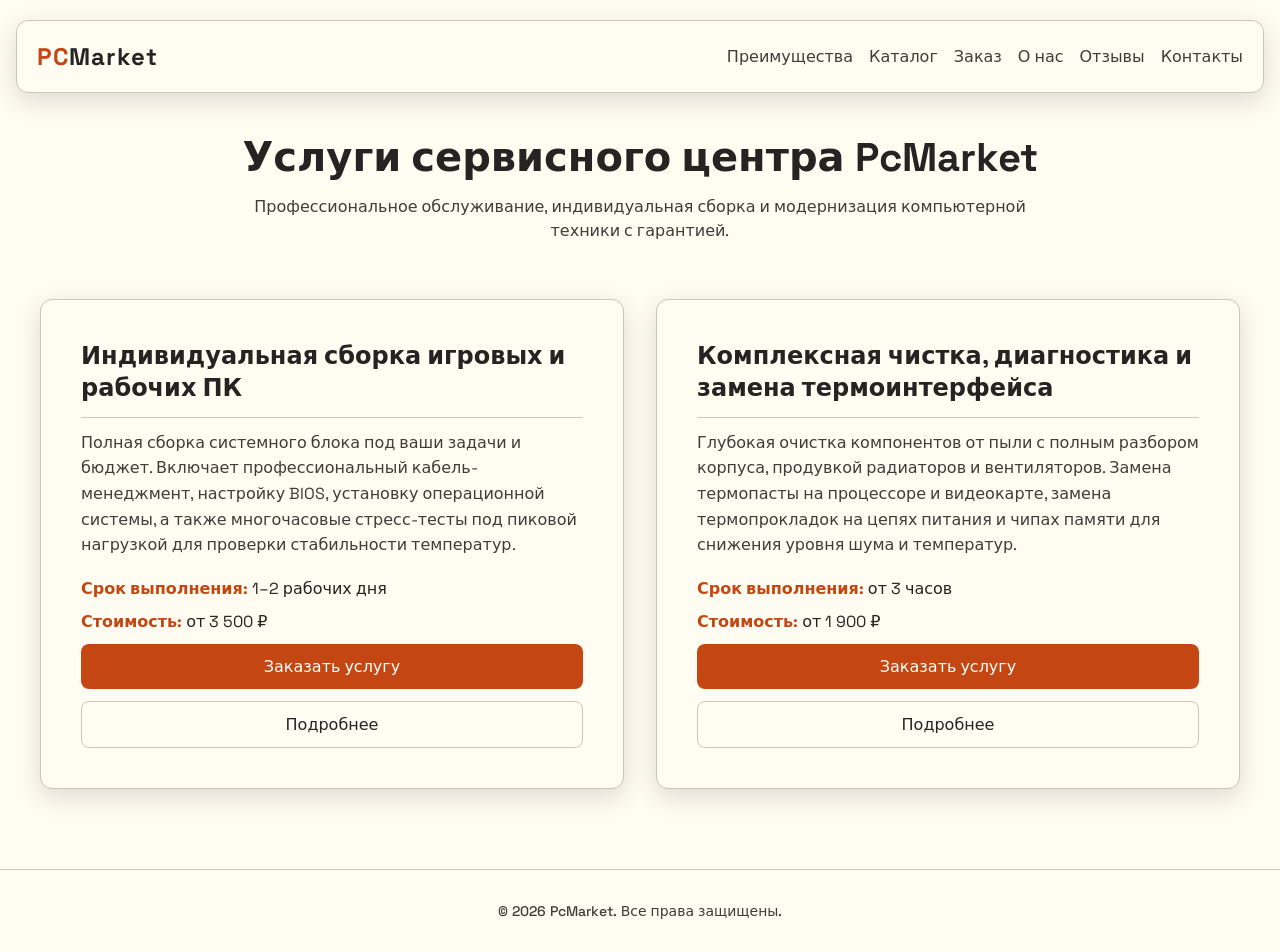
<file: pages/services.html>
<!DOCTYPE html>
<html lang="ru">
<head>
    <meta charset="UTF-8">
    <meta name="viewport" content="width=device-width, initial-scale=1.0">
    <meta name="description" content="Страница с услугами предоставляемыми компаниейPcMarket">
    <link rel="stylesheet" href="../css/style.css">
    <link rel="stylesheet" href="../css/responsive.css">
    <title>Услуги</title>
</head>
<body>

    <a class="skip-link" href="#main-content">Перейти к содержимому</a>

    <header class="site-header">
        <a href="../index.html" class="site-header__link">
            <span class="site-header__name"><span class="site-header__accent">PC</span>Market</span>
        </a>
        <nav class="site-nav">
            <ul class="site-nav__list">
                <li class="site-nav__item">
                    <a href="../index.html#advantages" class="site-nav__link">Преимущества</a>
                </li>
                <li class="site-nav__item">
                    <a href="catalog.html" class="site-nav__link">Каталог</a> 
                </li>
                <li class="site-nav__item">
                    <a href="order.html" class="site-nav__link">Заказ</a> 
                </li>
                <li class="site-nav__item">
                    <a href="aboutUs.html" class="site-nav__link">О нас</a>
                </li>
                <li class="site-nav__item">
                    <a href="reviews.html" class="site-nav__link">Отзывы</a>
                </li>
                <li class="site-nav__item">
                    <a href="contacts.html" class="site-nav__link">Контакты</a>
                </li>
            </ul>
        </nav>
    </header>

    <main id="main-content" tabindex="-1">
        <section class="page-intro">
            <h1 class="page-intro__title">Услуги сервисного центра PcMarket</h1>
            <p class="page-intro__description">Профессиональное обслуживание, индивидуальная сборка и модернизация компьютерной техники с гарантией.</p>
        </section>

        <section class="services">
            <article class="services-card">
                <h2 class="services-card__title">Индивидуальная сборка игровых и рабочих ПК</h2>
                <p class="services-card__description">
                Полная сборка системного блока под ваши задачи и бюджет. Включает профессиональный кабель-менеджмент, настройку BIOS, установку операционной системы, а также многочасовые стресс-тесты под пиковой нагрузкой для проверки стабильности температур.
                </p>
                <p class="services-card__detail"><strong class="services-card__label">Срок выполнения:</strong> 1–2 рабочих дня</p>
                <p class="services-card__detail"><strong class="services-card__label">Стоимость:</strong> от 3 500 ₽</p>
                <a href="order.html" class="services-card__link button button--primary">Заказать услугу</a>
                <a href="product.html" class="catalog-card__link button button--secondary">Подробнее</a>
            </article>


            <article class="services-card">
                <h2 class="services-card__title">Комплексная чистка, диагностика и замена термоинтерфейса</h2>
                <p class="services-card__description">
                Глубокая очистка компонентов от пыли с полным разбором корпуса, продувкой радиаторов и вентиляторов. Замена термопасты на процессоре и видеокарте, замена термопрокладок на цепях питания и чипах памяти для снижения уровня шума и температур.
                </p>
                <p class="services-card__detail"><strong class="services-card__label">Срок выполнения:</strong> от 3 часов</p>
                <p class="services-card__detail"><strong class="services-card__label">Стоимость:</strong> от 1 900 ₽</p>
                <a href="order.html" class="services-card__link button button--primary">Заказать услугу</a>
                <a href="product.html" class="catalog-card__link button button--secondary">Подробнее</a>
            </article>
        </section>
    </main>

    <footer class="site-footer">
        <p class="site-footer__text">&copy; 2026 PcMarket. Все права защищены.</p>
    </footer>

</body>
</html>
</file>
<file: css/style.css>
@font-face {
    font-family: 'Space Grotesk';
    src: url('../assets/fonts/space-grotesk-v22-latin-regular.woff2') format('woff2');
    font-weight: 400;
    font-display: swap; 
}
@font-face {
    font-family: 'Space Grotesk';
    src: url('../assets/fonts/space-grotesk-v22-latin-500.woff2') format('woff2');
    font-weight: 500;
    font-display: swap;
}
@font-face {
    font-family: 'Space Grotesk';
    src: url('../assets/fonts/space-grotesk-v22-latin-700.woff2') format('woff2');
    font-weight: 700;
    font-display: swap;
}

:root {

  --floral-white: #fffcf2ff;
  --dust-grey: #ccc5b9ff;
  --charcoal-brown: #403d39ff;
  --carbon-black: #252422ff;
  --spicy-paprika: #c44713ff;
  --burnt-paprika: #a9340dff;

  --color-bg: var(--floral-white);          
  --color-bg-card: var(--floral-white);     
  
  
  --color-text: var(--carbon-black);        
  --color-text-muted: var(--charcoal-brown); 
  
  --color-primary: var(--spicy-paprika);       
  --color-primary-hover: var(--burnt-paprika); 
  
  --color-border: var(--dust-grey);      
  
  
  --color-danger: #f43f5e;      
  --color-success: #10b981;     
  
  
  --shadow-card: 0 8px 24px rgb(37 36 34 / 15%);
  --shadow-glow: 0 0 15px rgb(235 94 40 / 40%);

  --font-main: 'Space Grotesk', system-ui, -apple-system, sans-serif;
  
  --fw-regular: 400;
  --fw-medium: 500;
  --fw-bold: 700;

  --radius-sm: 4px;  
  --radius-md: 8px;   
  --radius-lg: 12px;  
  --radius-pill: 100px;
}


*, *::before, *::after {
  box-sizing: border-box;
  margin: 0;
  padding: 0;
}

body {
  font-family: var(--font-main);
  font-weight: var(--fw-regular);
  background-color: var(--color-bg);
  color: var(--color-text);
}



a {
  text-decoration: none;
  color: inherit; /* цвет родителя */
}

ul {
  list-style: none;
}

hr {
  background-color: var(--color-border);
  border: none;
  height: 1px;
}

.site-header,
main,
.site-footer {
  max-width: 1600px;
  margin: 0 auto;
  padding-left: 40px; 
  padding-right: 40px; 
}

.site-header {
  display: flex; 
  justify-content: space-between;
  align-items: center;
  padding-top: 20px;
  padding-bottom: 20px; 
  margin-top: 20px;
  margin-bottom: 20px;
  border-radius: var(--radius-lg);
  background-color: var(--color-bg-card); 
  border: 1px solid var(--color-border); 
  box-shadow: var(--shadow-card);
  position: sticky;
  top: 20px;
  z-index: 999;
}

.site-header__link {
  display: flex;
  align-items: center;
  gap: 12px;
}


.site-header__name {
  font-size: 24px;
  font-weight: var(--fw-bold);
  color: var(--color-text);
  letter-spacing: 1px;
}

.site-header__accent {
  color: var(--color-primary);
}

.site-nav__list {
  display: flex;
  gap: 12px;
}

.site-nav__link {
  font-size: 16px;
  font-weight: var(--fw-medium);
  color: var(--color-text-muted);
  transition: color 0.3s ease; 
}

.site-nav__link:hover {
  color: var(--color-primary);
}

.site-nav__link:focus-visible {
  outline: 2px solid var(--color-primary);
  outline-offset: 4px;
  border-radius: 4px;
}

.button {
  display: inline-flex;
  align-items: center;
  justify-content: center;
  padding: 12px;
  font-size: 16px;
  font-weight: var(--fw-medium);
  border-radius: var(--radius-md);
  cursor: pointer;
  transition: all 0.3s ease;
  text-align: center;
}

.button--primary {
  background-color: var(--color-primary);
  color: #fff; 
  border: none;
}

.button--primary:hover {
  background-color: var(--color-primary-hover);
  box-shadow: var(--shadow-glow); 
  transform: translateY(-2px); 
}

.button--secondary {
  background-color: transparent;
  color: var(--color-text);
  border: 1px solid var(--color-border);
}
.button--secondary:hover {
  background-color: var(--color-bg-card);
  border-color: var(--color-primary-hover);
  color: var(--color-primary);
}

.button:focus-visible {
  outline: 2px solid var(--color-primary);
  outline-offset: 4px;
}

.button-up {
  position: fixed;
  bottom: 30px;
  right: 30px;
  z-index: 1000;
  background-color: transparent;
  border: var(--spicy-paprika) 1px solid;
  border-radius: var(--radius-pill);
}


.hero {
  padding: 80px 20px; 
  text-align: center; 
}


.hero__container {
  max-width: 800px;
  margin: 0 auto; 
}

.hero__title {
  font-size: 48px; 
  font-weight: var(--fw-bold);
  line-height: 1.2;
  margin-bottom: 24px;
  color: var(--color-text);
}

.hero__description {
  font-size: 20px;
  color: var(--color-text-muted);
  line-height: 1.5;
  margin-bottom: 40px;
}

.hero__actions {
  display: flex;
  justify-content: center;
  gap: 12px; 
}

.advantages, .popular {
  padding: 60px 0;
}

.advantages__title, .popular__title {
  font-size: 32px;
  margin-bottom: 40px;
  text-align: center;
}


.advantages__list {
  display: grid;
  grid-template-columns: repeat(3, 1fr);
  gap: 24px;
}

.advantages__item {
  background-color: var(--color-bg-card);
  padding: 32px;
  border-radius: var(--radius-lg);
  border: 1px solid var(--color-border);
  text-align: center;
  box-shadow: var(--shadow-card);
  transition: transform 0.3s ease, box-shadow 0.3s ease;
}

.advantages__item:hover {
  transform: translateY(-4px); 
  box-shadow: var(--shadow-glow); 
}

.advantages__item-title {
  font-size: 20px;
  margin-bottom: 12px;
  color: var(--color-primary); 
}


.advantages__item-text {
  color: var(--color-text-muted);
  line-height: 1.5;
}

.popular {
  display: flex;
  flex-direction: column;
  align-items: center; 
}

.popular__grid {
  display: grid;
  grid-template-columns: repeat(auto-fit, minmax(300px, 1fr));
  gap: 24px;
  margin-bottom: 40px;
  width: 100%;
}

.catalog-card__badge {
  position: absolute;
  top: 16px;
  right: 16px;
  background-color: var(--color-primary);
  color: #fff;
  padding: 4px 8px;
  border-radius: var(--radius-pill);
}

.product-card {
  display: flex;
  position: relative;
  flex-direction: column;
  background-color: var(--color-bg-card);
  border: 1px solid var(--color-border);
  border-radius: var(--radius-lg);
  overflow: hidden; 
  box-shadow: var(--shadow-card);
  transition: transform 0.3s ease, box-shadow 0.3s ease;
}

.product-card:hover .product-card__image {
  transform: scale(1.1); 
}

.product-card__image {
  width: 100%;
  height: 300px; 
  padding: 20px; 
  object-fit: contain;
  border-bottom: 1px solid var(--color-border);
  mix-blend-mode: multiply; 
  transition: transform 0.4s ease; 
}

.product-card__content {
  padding: 24px;
  display: flex;
  flex-direction: column;
  flex-grow: 1; 
}

.product-card__title {
  font-size: 18px;
  font-weight: var(--fw-bold);
  color: var(--color-text);
  margin-bottom: 12px;
  line-height: 1.4;
}

.product-card__price {
  font-size: 24px;
  font-weight: var(--fw-bold);
  color: var(--color-primary); 
  margin-bottom: 24px;
  margin-top: auto;
}

.product-card__button {
  width: 100%;
  margin-bottom: 8px;
}

.product-card__button:last-child {
  margin-bottom: 0;
}

.site-footer {
  padding-top: 32px;
  padding-bottom: 32px;
  margin-top: 80px; 
  border-top: 1px solid var(--color-border);
  display: flex;
  justify-content: center;
  align-items: center;
}
.site-footer__text {
  font-size: 14px;
  color: var(--color-text-muted);
  font-weight: var(--fw-medium);
}
.popular__more-link {
  margin-top: 16px;
}

.modal {
  position: fixed;
  margin: auto;
  box-shadow: var(--shadow-card);
  max-width: 400px;
  background-color: var(--color-bg-card);
  border: 1px solid var(--color-border);
  border-radius: var(--radius-lg);
  padding: 32px;
}

.modal::backdrop {
    background-color: rgba(0 0 0 / 70%);
}

.modal__input {
  width: 100%;
  padding: 14px 16px;
  font-size: 16px;
  font-family: inherit; 
  color: var(--color-text);
  background-color: transparent;
  border: 1px solid var(--color-border);
  margin-bottom: 0;
  border-radius: var(--radius-md);
  transition: border-color 0.3s ease, box-shadow 0.3s ease;
}

.modal__form {
  display: flex;
  flex-wrap: wrap;
  gap: 10px;
}

.modal__label {
  flex-basis: 100%;
  font-size: 14px;
  font-weight: var(--fw-bold);
}

.modal__input:focus {
  outline: none; 
  border-color: var(--color-primary); 
  box-shadow: var(--shadow-card); 
}

.modal__title {
  font-size: 24px;
  font-weight: var(--fw-bold);
  color: var(--color-text);
  margin-bottom: 8px;
}

.modal__text {
  font-size: 18px;
  color: var(--color-text-muted);
  margin-bottom: 8px;
}

.button--call {
  margin-top: 8px;
}

/* catalog */

.catalog-intro {
  margin-top: 40px;
  margin-bottom: 40px;
}
.catalog-intro__title {
  font-size: 40px;
  font-weight: var(--fw-bold);
  color: var(--color-text);
  margin-bottom: 16px;
}
.catalog-intro__description {
  font-size: 18px;
  color: var(--color-text-muted);
}

.catalog-layout {
  display: grid;
  grid-template-columns: 280px 1fr; 
  gap: 40px; 
  align-items: start; 
}

.catalog-filters {
  background-color: var(--color-bg-card);
  padding: 24px;
  border-radius: var(--radius-lg);
  border: 1px solid var(--color-border);
  position: sticky;
  top: 100px; 
  box-shadow: var(--shadow-card);
}

.catalog-filters__title {
  font-size: 20px;
  font-weight: var(--fw-bold);
  margin-bottom: 16px;
}

.catalog {
  display: flex;
  flex-direction: column;
  gap: 32px; 
}

.catalog-card {
  display: flex;
  position: relative;
  gap: 24px;
  background-color: var(--color-bg-card);
  padding: 24px;
  border-radius: var(--radius-lg);
  border: 1px solid var(--color-border);
  box-shadow: var(--shadow-card);
}

.catalog-card__image {
  width: 250px;
  height: 250px;
  object-fit: contain;
  mix-blend-mode: multiply; 
  flex-shrink: 0;  /* офф сжати */
}

.catalog-card__content-wrapper {
  display: flex;
  flex-direction: column;
}

.catalog-card__placeholder {
  display: flex;
  align-items: center;
  justify-content: center;
  color: var(--color-text-muted);
  background-color: var(--color-border);
  border-radius: var(--radius-md);
  text-align: center;
}

.catalog-card__link:disabled {
  opacity: 0.6;
  cursor: not-allowed;
}

.catalog-card__title {
  font-size: 24px;
  margin-bottom: 16px;
}
.catalog-card__description {
  color: var(--color-text-muted);
  line-height: 1.5;
  margin-bottom: 24px;
}

.catalog-card__content {
  display: flex;
  flex-direction: column;
}

.catalog-card__detail {
  margin-bottom: 8px;
  font-size: 16px;
}

.catalog-card__label {
  color: var(--color-text);
  font-weight: var(--fw-bold);
}

.catalog-card__link {
  margin-bottom: 8px;
}

.catalog-card__link:last-child {
  margin-bottom: 0;
}

/* product */

.product-page {
  padding-top: 40px;
  padding-bottom: 60px;
}

.product-details {
  background-color: var(--color-bg-card);
  padding: 40px;
  border-radius: var(--radius-lg);
  border: 1px solid var(--color-border);
  box-shadow: var(--shadow-card);
  margin-bottom: 60px;
}


.product-details__title {
  font-size: 36px;
  font-weight: var(--fw-bold);
  margin-bottom: 32px;
  color: var(--color-text);
  border-bottom: 1px solid var(--color-border);
  padding-bottom: 16px;
}


.product-details__grid {
  display: grid;
  grid-template-columns: 1fr 1fr; 
  gap: 40px;
  align-items: center;
}

.product-details__image {
  width: 100%;
  max-height: 400px;
  object-fit: contain;
  mix-blend-mode: multiply; 
}

.product-details__info {
  display: flex;
  flex-direction: column;
  gap: 24px; 
}

.product-details__description {
  font-size: 18px;
  line-height: 1.6;
  color: var(--color-text-muted);
}


.product-details__price {
  font-size: 40px;
  font-weight: var(--fw-bold);
  color: var(--color-primary);
}
.product-details__button {
  align-self: flex-start; 
  padding: 16px 32px;
  font-size: 18px;
}

.product-specs {
  background-color: var(--color-bg-card);
  padding: 40px;
  border-radius: var(--radius-lg);
  border: 1px solid var(--color-border);
  box-shadow: var(--shadow-card);
}

.product-specs__title {
  font-size: 28px;
  margin-bottom: 24px;
}

.specs-table {
  width: 100%; 
  border-collapse: collapse; 
  text-align: left;
}

.specs-table__caption {
  caption-side: bottom; 
  text-align: right;
  margin-top: 12px;
  font-size: 14px;
  color: var(--color-text-muted);
}

.specs-table__header {
  padding: 16px;
  font-weight: var(--fw-bold);
  color: var(--color-text);
  border-bottom: 2px solid var(--color-text); 
}

.specs-table__cell {
  padding: 16px;
  color: var(--color-text-muted);
  border-bottom: 1px solid var(--color-border); 
}

.specs-table__row:hover .specs-table__cell {
  background-color: rgb(37 36 34 / 3%); 
  color: var(--color-text);
  transition: all 0.2s ease;
}

/* order */

.order-section {
  max-width: 600px;
  margin: 40px auto 80px; 
}

.order-section__title {
  font-size: 36px;
  font-weight: var(--fw-bold);
  text-align: center;
  margin-bottom: 16px;
}

.order-section__description {
  text-align: center;
  color: var(--color-text-muted);
  margin-bottom: 40px;
}

.order-form {
  background-color: var(--color-bg-card);
  padding: 40px;
  border-radius: var(--radius-lg);
  border: 1px solid var(--color-border);
  box-shadow: var(--shadow-card);
  display: flex;
  flex-direction: column;
  gap: 24px; 
}

.order-form__field {
  display: flex;
  flex-direction: column;
  gap: 8px; 
}

.order-form__label {
  font-size: 14px;
  font-weight: var(--fw-bold);
  color: var(--color-text);
}

.order-form__input {
  width: 100%;
  padding: 14px 16px;
  font-size: 16px;
  font-family: inherit; 
  color: var(--color-text);
  background-color: transparent;
  border: 1px solid var(--color-border);
  border-radius: var(--radius-md);
  transition: border-color 0.3s ease, box-shadow 0.3s ease;
}

.order-form__input:focus {
  outline: none; 
  border-color: var(--color-primary); 
  box-shadow: var(--shadow-card); 
}

.order-form__input--textarea {
  resize: vertical; 
  min-height: 100px;
}

.order-form__checkbox {
  width: 18px;
  height: 18px;
  cursor: pointer;
  accent-color: var(--color-primary); 
}

.order-form__field--checkbox {
  flex-direction: row; 
  align-items: center; 
}

.order-form__label--checkbox {
  font-weight: var(--fw-regular); 
  color: var(--color-text-muted);
  cursor: pointer;
}

.order-form__actions {
  margin-top: 16px;

}
.order-form__button {
  width: 100%; 
  font-size: 18px;
  padding: 16px;
}

/* reviews */

.reviews-intro {
  margin-top: 40px;
  margin-bottom: 60px;
  text-align: center;
}

.reviews-intro__title {
  font-size: 40px;
  font-weight: var(--fw-bold);
  color: var(--color-text);
  margin-bottom: 16px;
}

.reviews-intro__description {
  font-size: 18px;
  color: var(--color-text-muted);
  margin-bottom: 24px;
}

.reviews-intro__mark {
  font-size: 56px;
  font-weight: var(--fw-bold);
  color: var(--color-primary); 
  margin-bottom: 8px;
}

.reviews-intro__count {
  font-size: 16px;
  color: var(--color-text-muted);
}

.reviews {
  display: grid;
  grid-template-columns: repeat(auto-fit, minmax(350px, 1fr));
  gap: 32px;
  margin-bottom: 80px;
}

.reviews-card {
  background-color: var(--color-bg-card);
  position: relative;
  padding: 32px;
  border-radius: var(--radius-lg);
  border: 1px solid var(--color-border);
  box-shadow: var(--shadow-card);
  
  display: flex;
  flex-direction: column;
  transition: transform 0.3s ease, box-shadow 0.3s ease;
}

.reviews-card:hover {
  transform: translateY(-4px);
  box-shadow: var(--shadow-glow);
}

.reviews-card__content {
  display: flex;
  justify-content: space-between;
  align-items: center;
  margin-bottom: 12px;
}

.reviews-card__name {
  font-size: 20px;
  font-weight: var(--fw-bold);
  color: var(--color-text);
}

.reviews-card__datetime {
  font-size: 14px;
  color: var(--color-text-muted);
}

.reviews-card__title {
  display: inline-block;
  font-size: 14px;
  font-weight: var(--fw-medium);
  color: var(--color-primary);
  margin-bottom: 16px;
  padding-bottom: 2px;
}

.reviews-card__description {
  color: var(--color-text-muted);
  line-height: 1.6;
  font-size: 16px;
}

/* contacts */

.contacts-intro {
  text-align: center;
  max-width: 800px;
  margin: 40px auto 60px;
}

.contacts-intro__title {
  font-size: 40px;
  margin-bottom: 16px;
}

.contacts-intro__description {
  font-size: 18px;
  color: var(--color-text-muted);
  line-height: 1.5;
}

.contacts-grid {
  display: grid;
  grid-template-columns: repeat(auto-fit, minmax(280px, 1fr));
  gap: 24px;
  margin-bottom: 80px;
}

.contact-card {
  background-color: var(--color-bg-card);
  padding: 32px;
  border-radius: var(--radius-lg);
  border: 1px solid var(--color-border);
  box-shadow: var(--shadow-card);
}

.contact-card__name {
  font-size: 20px;
  color: var(--color-primary); 
  margin-bottom: 16px;
  border-bottom: 1px solid var(--color-border);
  padding-bottom: 12px;
}

.contact-card__list {
  display: flex;
  flex-direction: column;
  gap: 12px; 
}


.contact-card__item {
  color: var(--color-text-muted);
  font-size: 16px;
}

.feedback {
  max-width: 600px;
  margin: 0 auto 80px;
}
.feedback__title {
  font-size: 32px;
  text-align: center;
  margin-bottom: 12px;
}
.feedback__description {
  text-align: center;
  color: var(--color-text-muted);
  margin-bottom: 32px;
}

.feedback-form {
  background-color: var(--color-bg-card);
  padding: 40px;
  border-radius: var(--radius-lg);
  border: 1px solid var(--color-border);
  box-shadow: var(--shadow-card);
  display: flex;
  flex-direction: column;
  gap: 24px;
}

.feedback-form__item {
  display: flex;
  flex-direction: column;
  gap: 8px;
}

.feedback-form__label {
  font-size: 14px;
  font-weight: var(--fw-bold);
}

.feedback-form__input,
.feedback-form__selector,
.feedback-form__textarea {
  width: 100%;
  padding: 14px 16px;
  font-size: 16px;
  font-family: inherit;
  color: var(--color-text);
  background-color: transparent;
  border: 1px solid var(--color-border);
  border-radius: var(--radius-md);
  transition: border-color 0.3s ease, box-shadow 0.3s ease;
}

.feedback-form__input:focus,
.feedback-form__selector:focus,
.feedback-form__textarea:focus {
  outline: none;
  border-color: var(--color-primary);
}

.feedback-form__textarea {
  resize: vertical;
  min-height: 120px;
}

/* services */


.page-intro {
  margin-top: 40px;
  margin-bottom: 60px;
  text-align: center;
}
.page-intro__title {
  font-size: 40px;
  font-weight: var(--fw-bold);
  color: var(--color-text);
  margin-bottom: 16px;
}
.page-intro__description {
  font-size: 18px;
  color: var(--color-text-muted);
  max-width: 800px;
  margin: 0 auto; 
}

.services {
  display: grid;
  grid-template-columns: repeat(auto-fit, minmax(400px, 1fr));
  gap: 32px;
  margin-bottom: 80px;
}

.services-card {
  background-color: var(--color-bg-card);
  padding: 40px;
  border-radius: var(--radius-lg);
  border: 1px solid var(--color-border);
  box-shadow: var(--shadow-card);
  display: flex;
  flex-direction: column;
  transition: transform 0.3s ease, box-shadow 0.3s ease;
}

.services-card:hover {
  transform: translateY(-4px);
  box-shadow: var(--shadow-glow);
}

.services-card__title {
  font-size: 24px;
  font-weight: var(--fw-bold);
  color: var(--color-text);
  margin-bottom: 16px;
  border-bottom: 1px solid var(--color-border);
  padding-bottom: 16px;
}

.services-card__description {
  color: var(--color-text-muted);
  line-height: 1.6;
  margin-bottom: 32px;
  flex-grow: 1; 
}

.services-card__detail {
  margin-bottom: 12px;
  font-size: 16px;
}

.services-card__label {
  font-weight: var(--fw-bold);
  color: var(--color-primary); 
}

.services-card__link {
  margin-bottom: 12px;
}
</file>
<file: css/responsive.css>
html {
  scroll-behavior: smooth;
  box-sizing: border-box;
}

.skip-link {
  position: fixed;
  top: 8px;
  left: 8px;
  z-index: 1001;
  padding: 12px 16px;
  border-radius: var(--radius-md);
  color: #fff;
  background: var(--color-primary);
  transform: translateY(-150%);
}

.skip-link:focus-visible {
  transform: translateY(0);
  outline: 2px solid var(--color-text);
  outline-offset: 2px;
}

*, *::before, *::after {
  box-sizing: inherit;
}

img,
video {
  max-width: 100%;
  height: auto;
  display: block;
}

.site-header,
main,
.site-footer {
  padding-left: 16px;
  padding-right: 16px;
}

.site-header {
  flex-direction: column;
  align-items: stretch;
  gap: 12px;
  margin-top: 10px;
  margin-bottom: 16px;
  margin-left: 16px;
  margin-right: 16px;
  padding: 12px 14px;
  position: sticky;
  top: 10px;
}

.site-header__link {
  justify-content: center;
}

.site-header__name {
  font-size: 20px;
}

.site-nav__list {
  display: flex;
  flex-wrap: wrap;
  justify-content: center;
  gap: 6px 8px;
}

.site-nav__link {
  font-size: 13px;
  padding: 6px 10px;
  border-radius: var(--radius-sm);
  background-color: rgba(37, 36, 34, 0.04);
}

.hero {
  padding: 24px 0 32px;
}

.hero__title {
  font-size: 24px;
  line-height: 1.25;
  margin-bottom: 14px;
  word-break: break-word;
}

.hero__description {
  font-size: 14px;
  line-height: 1.5;
  margin-bottom: 20px;
}

.hero__actions {
  flex-direction: column;
  width: 100%;
  gap: 10px;
}

.hero__button {
  width: 100%;
  min-height: 44px;
}

.button--call {
  width: 100%;
  margin-top: 10px;
  min-height: 44px;
}

.advantages,
.popular {
  padding: 28px 0;
}

.advantages__title,
.popular__title {
  font-size: 22px;
  margin-bottom: 20px;
}

.advantages__list {
  grid-template-columns: 1fr;
  gap: 14px;
}

.advantages__item {
  padding: 18px 14px;
}

.advantages__item-title {
  font-size: 17px;
  margin-bottom: 8px;
}

.advantages__item-text {
  font-size: 14px;
}

.popular__grid {
  grid-template-columns: 1fr;
  gap: 18px;
  margin-bottom: 20px;
}

.product-card__image {
  height: 200px;
  padding: 12px;
}

.product-card__content {
  padding: 16px 12px;
  gap: 14px;
}

.product-card__title {
  font-size: 16px;
  margin-bottom: 8px;
}

.product-card__price {
  font-size: 20px;
  margin-bottom: 12px;
}

.popular__more-link {
  width: 100%;
  max-width: 280px;
  min-height: 44px;
}

.modal {
  width: calc(100% - 24px);
  max-width: 360px;
  padding: 20px 16px;
}

.modal__title {
  font-size: 20px;
}

.modal__text {
  font-size: 14px;
}

.button-up {
  bottom: 16px;
  right: 14px;
  width: 44px;
  height: 44px;
  display: flex;
  align-items: center;
  justify-content: center;
}

.site-footer {
  padding: 20px 16px;
  margin-top: 36px;
  text-align: center;
}

/* Catalog */
.catalog-intro {
  margin: 24px 0 28px;
}

.catalog-intro__title {
  font-size: 24px;
  line-height: 1.25;
  margin-bottom: 12px;
}

.catalog-intro__description {
  font-size: 14px;
  line-height: 1.5;
}

.catalog-layout {
  grid-template-columns: minmax(0, 1fr);
  gap: 20px;
}

.catalog-filters {
  min-width: 0;
  padding: 16px;
  position: static;
}

.catalog-filters__title {
  font-size: 18px;
  margin-bottom: 16px;
}

.catalog-filters__form {
  display: grid;
  gap: 16px;
}

.catalog-filters__group {
  display: grid;
  gap: 4px;
  min-width: 0;
  padding: 0;
  border: 0;
}

.catalog-filters__legend {
  margin-bottom: 6px;
  font-size: 14px;
  font-weight: var(--fw-bold);
}

.catalog-filters__option {
  display: flex;
  align-items: center;
  gap: 8px;
  min-height: 44px;
  font-size: 14px;
  cursor: pointer;
}

.catalog-filters__option input {
  width: 18px;
  height: 18px;
  flex: none;
  accent-color: var(--color-primary);
}

.catalog-filters__actions {
  display: grid;
  grid-template-columns: repeat(2, minmax(0, 1fr));
  gap: 8px;
}

.catalog-filters__actions .button {
  width: 100%;
  min-height: 44px;
  padding: 10px;
}

.catalog {
  min-width: 0;
  gap: 16px;
}

.catalog hr {
  display: none;
}

.catalog-card {
  min-width: 0;
  flex-direction: column;
  gap: 16px;
  padding: 16px;
}

.catalog-card__media {
  display: block;
  width: 100%;
}

.catalog-card__image {
  width: 100%;
  height: 200px;
  object-fit: contain;
}

.catalog-card__content {
  min-width: 0;
}

.catalog-card__title {
  font-size: 20px;
  line-height: 1.3;
  margin-bottom: 12px;
  overflow-wrap: anywhere;
}

.catalog-card__description {
  font-size: 14px;
  margin-bottom: 16px;
  overflow-wrap: anywhere;
}

.catalog-card__detail {
  font-size: 14px;
}

.catalog-card__link {
  width: 100%;
  min-height: 44px;
}

/* About us */
.about-philosophy__content {
  max-width: 760px;
  margin: 0 auto;
}

.about-philosophy__content .advantages__item-text {
  line-height: 1.6;
}

.about-reasons {
  padding: 28px 0 44px;
}

.about-reasons__list {
  max-width: 1120px;
  margin: 0 auto;
  grid-template-columns: minmax(0, 1fr);
}

.about-reasons__item {
  min-width: 0;
  text-align: left;
  overflow-wrap: anywhere;
}

/* Reviews */
.reviews-intro {
  margin: 24px auto 32px;
}

.reviews-intro__title {
  font-size: 24px;
  line-height: 1.25;
  margin-bottom: 12px;
}

.reviews-intro__description {
  font-size: 14px;
  line-height: 1.5;
  margin-bottom: 18px;
}

.reviews-intro__mark {
  font-size: 36px;
}

.reviews-intro__count {
  font-size: 14px;
}

.reviews {
  grid-template-columns: minmax(0, 1fr);
  gap: 16px;
  margin-bottom: 48px;
}

.reviews-card {
  min-width: 0;
  padding: 20px 16px;
  overflow-wrap: anywhere;
}

.reviews-card__content {
  flex-direction: column;
  align-items: flex-start;
  gap: 4px;
}

.reviews-card__name {
  font-size: 18px;
}

.reviews-card__description {
  font-size: 14px;
}

/* Order */
.order-section {
  margin: 24px auto 48px;
}

.order-section__title {
  font-size: 24px;
  line-height: 1.25;
  margin-bottom: 12px;
}

.order-section__description {
  font-size: 14px;
  line-height: 1.5;
  margin-bottom: 20px;
}

.order-form {
  padding: 20px 16px;
  gap: 18px;
}

.order-form__field {
  min-width: 0;
}

.order-form__input {
  min-width: 0;
  min-height: 44px;
}

.order-form__input:focus-visible,
.order-form__checkbox:focus-visible {
  outline: 2px solid var(--color-primary);
  outline-offset: 2px;
}

.order-form__checkbox {
  flex-shrink: 0;
}

.order-form__label--checkbox {
  line-height: 1.5;
}

.order-form__actions {
  margin-top: 0;
}

.order-form__button {
  min-height: 44px;
  font-size: 16px;
}

/* Contacts */
.contacts-intro {
  margin: 24px auto 32px;
}

.contacts-intro__title {
  font-size: 24px;
  line-height: 1.25;
  margin-bottom: 12px;
}

.contacts-intro__description {
  font-size: 14px;
}

.contacts-grid {
  grid-template-columns: minmax(0, 1fr);
  gap: 16px;
  margin-bottom: 40px;
}

.contact-card {
  min-width: 0;
  padding: 20px 16px;
}

.contact-card__name {
  font-size: 18px;
  line-height: 1.35;
  margin-bottom: 12px;
  padding-bottom: 10px;
}

.contact-card__item {
  font-size: 14px;
  line-height: 1.5;
  overflow-wrap: anywhere;
}

.feedback {
  width: 100%;
  margin-bottom: 48px;
}

.feedback__title {
  font-size: 24px;
  line-height: 1.25;
}

.feedback__description {
  font-size: 14px;
  line-height: 1.5;
  margin-bottom: 20px;
}

.feedback-form {
  padding: 20px 16px;
  gap: 18px;
}

.feedback-form__item {
  min-width: 0;
}

.feedback-form__input,
.feedback-form__selector,
.feedback-form__textarea {
  min-width: 0;
  min-height: 44px;
}

.feedback-form__button {
  width: 100%;
  min-height: 44px;
}

.feedback-form__input:focus-visible,
.feedback-form__selector:focus-visible,
.feedback-form__textarea:focus-visible {
  outline: 2px solid var(--color-primary);
  outline-offset: 2px;
}

/* Services */
.page-intro {
  margin: 24px auto 32px;
}

.page-intro__title {
  font-size: 24px;
  line-height: 1.25;
  margin-bottom: 12px;
}

.page-intro__description {
  font-size: 14px;
  line-height: 1.5;
}

.services {
  grid-template-columns: minmax(0, 1fr);
  gap: 16px;
  margin-bottom: 48px;
}

.services-card {
  min-width: 0;
  padding: 20px 16px;
  overflow-wrap: anywhere;
}

.services-card__title {
  font-size: 18px;
  line-height: 1.35;
  margin-bottom: 12px;
  padding-bottom: 12px;
}

.services-card__description {
  font-size: 14px;
  margin-bottom: 20px;
}

.services-card__detail {
  font-size: 14px;
}

.services-card .button {
  width: 100%;
  min-height: 44px;
}

/* Product */
.product-page {
  padding-top: 24px;
  padding-bottom: 40px;
}

.product-details,
.product-specs {
  padding: 20px 16px;
}

.product-details {
  margin-bottom: 32px;
}

.product-details__title {
  font-size: 24px;
  line-height: 1.25;
  margin-bottom: 20px;
  padding-bottom: 12px;
}

.product-details__grid {
  grid-template-columns: minmax(0, 1fr);
  gap: 20px;
}

.product-details__media {
  display: block;
  min-width: 0;
  width: 100%;
}

.product-details__image {
  max-height: 260px;
}

.product-details__info {
  min-width: 0;
  gap: 16px;
}

.product-details__description {
  font-size: 14px;
}

.product-details__price {
  font-size: 28px;
}

.product-details__button {
  align-self: stretch;
  min-height: 44px;
  padding: 12px 16px;
  font-size: 16px;
}

.product-specs__title {
  font-size: 22px;
  line-height: 1.3;
  margin-bottom: 16px;
}

.specs-table {
  display: block;
  min-width: 0;
}

.specs-table__head {
  position: absolute;
  width: 1px;
  height: 1px;
  overflow: hidden;
  clip-path: inset(50%);
  white-space: nowrap;
}

.specs-table__body {
  display: grid;
  gap: 12px;
}

.specs-table__body .specs-table__row {
  display: block;
  min-width: 0;
  padding: 14px;
  border: 1px solid var(--color-border);
  border-radius: var(--radius-md);
}

.specs-table__body .specs-table__cell {
  display: block;
  padding: 0;
  border: 0;
  overflow-wrap: anywhere;
}

.specs-table__body .specs-table__cell[scope="row"] {
  margin-bottom: 6px;
  color: var(--color-text);
  font-weight: var(--fw-bold);
}

.specs-table__header,
.specs-table__cell {
  padding: 12px;
  font-size: 14px;
}

.specs-table__caption {
  display: block;
  text-align: left;
  margin-top: 0;
  margin-bottom: 12px;
}

@media (min-width: 430px) {
  .site-header,
  main,
  .site-footer {
    padding-left: 20px;
    padding-right: 20px;
  }

  .site-header {
    padding: 14px 18px;
  }

  .site-header__name {
    font-size: 22px;
  }

  .site-nav__link {
    font-size: 14px;
    padding: 6px 12px;
  }

  .hero {
    padding: 32px 0 40px;
  }

  .hero__title {
    font-size: 28px;
  }

  .hero__description {
    font-size: 16px;
  }

  .advantages__title,
  .popular__title {
    font-size: 24px;
  }

  .advantages__item {
    padding: 22px 18px;
  }

  .product-card__image {
    height: 240px;
  }

  .product-card__content {
    padding: 20px 16px;
  }

  .product-card__title {
    font-size: 17px;
  }

  .modal {
    width: calc(100% - 32px);
    max-width: 400px;
    padding: 24px 20px;
  }

  .catalog-intro {
    margin: 32px 0 36px;
  }

  .catalog-intro__title {
    font-size: 28px;
  }

  .catalog-intro__description {
    font-size: 16px;
  }

  .catalog-filters__form {
    grid-template-columns: repeat(2, minmax(0, 1fr));
  }

  .catalog-filters__actions {
    grid-column: 1 / -1;
  }

  .catalog-card {
    padding: 20px;
  }

  .catalog-card__image {
    height: 240px;
  }

  .about-reasons {
    padding-bottom: 52px;
  }

  .reviews-intro {
    margin: 32px auto 40px;
  }

  .reviews-intro__title {
    font-size: 28px;
  }

  .reviews-intro__description {
    font-size: 16px;
  }

  .reviews-intro__mark {
    font-size: 44px;
  }

  .reviews-card {
    padding: 24px;
  }

  .reviews-card__description {
    font-size: 16px;
  }

  .order-section {
    margin: 32px auto 56px;
  }

  .order-section__title {
    font-size: 28px;
  }

  .order-section__description {
    font-size: 16px;
  }

  .order-form {
    padding: 28px;
  }

  /* Contacts */
  .contacts-intro {
    margin: 32px auto 40px;
  }

  .contacts-intro__title,
  .feedback__title {
    font-size: 28px;
  }

  .contacts-intro__description,
  .feedback__description {
    font-size: 16px;
  }

  .contact-card {
    padding: 24px;
  }

  .contact-card__item {
    font-size: 16px;
  }

  .feedback-form {
    padding: 28px;
  }

  /* Services */
  .page-intro {
    margin: 32px auto 40px;
  }

  .page-intro__title {
    font-size: 28px;
  }

  .page-intro__description {
    font-size: 16px;
  }

  .services-card {
    padding: 24px;
  }

  .services-card__title {
    font-size: 20px;
  }

  .services-card__description,
  .services-card__detail {
    font-size: 16px;
  }

  /* Product */
  .product-details,
  .product-specs {
    padding: 24px;
  }

  .product-details__title {
    font-size: 28px;
  }

  .product-details__image {
    max-height: 320px;
  }

  .product-details__description {
    font-size: 16px;
  }

  .product-details__price {
    font-size: 32px;
  }

  .product-specs__title {
    font-size: 24px;
  }
}

@media (min-width: 768px) {
  .site-header,
  main,
  .site-footer {
    padding-left: 28px;
    padding-right: 28px;
  }

  .site-header {
    flex-direction: row;
    justify-content: space-between;
    align-items: center;
  }

  .site-header__link {
    justify-content: flex-start;
  }

  .site-nav__list {
    flex-wrap: nowrap;
    gap: 12px;
  }

  .site-nav__link {
    background-color: transparent;
    padding: 0;
    font-size: 15px;
  }

  .hero {
    padding: 50px 20px;
  }

  .hero__title {
    font-size: 38px;
  }

  .hero__description {
    font-size: 18px;
  }

  .hero__actions {
    flex-direction: row;
    justify-content: center;
  }

  .hero__button {
    width: auto;
  }

  .button--call {
    width: auto;
    margin-top: 14px;
  }

  .advantages__list {
    grid-template-columns: repeat(3, 1fr);
    gap: 20px;
  }

  .popular__grid {
    grid-template-columns: repeat(2, 1fr);
    gap: 24px;
  }

  .popular__more-link {
    width: auto;
  }

  .catalog-intro {
    margin: 40px 0;
  }

  .catalog-intro__title {
    font-size: 36px;
  }

  .catalog-layout {
    gap: 24px;
  }

  .catalog-filters {
    padding: 24px;
  }

  .catalog-card {
    flex-direction: row;
    gap: 24px;
    padding: 24px;
  }

  .catalog-card__media {
    flex: 0 0 200px;
    width: 200px;
  }

  .catalog-card__image {
    height: 220px;
  }

  .catalog-card__title {
    font-size: 22px;
  }

  .catalog-card__description,
  .catalog-card__detail {
    font-size: 16px;
  }

  .catalog-card__link {
    width: auto;
  }

  .about-reasons__list {
    grid-template-columns: repeat(2, minmax(0, 1fr));
    gap: 20px;
  }

  .about-philosophy__content .advantages__item-text {
    font-size: 16px;
  }

  .reviews-intro {
    margin: 40px auto 56px;
  }

  .reviews-intro__title {
    font-size: 36px;
  }

  .reviews {
    grid-template-columns: repeat(2, minmax(0, 1fr));
    gap: 20px;
    margin-bottom: 64px;
  }

  .order-section {
    margin: 40px auto 72px;
  }

  .order-section__title {
    font-size: 32px;
  }

  .order-form {
    display: grid;
    grid-template-columns: repeat(2, minmax(0, 1fr));
    gap: 20px;
    padding: 32px;
  }

  .order-form__field--full,
  .order-form__actions {
    grid-column: 1 / -1;
  }

  /* Contacts */
  .contacts-intro {
    margin: 40px auto 56px;
  }

  .contacts-intro__title {
    font-size: 36px;
  }

  .contacts-grid {
    grid-template-columns: repeat(2, minmax(0, 1fr));
    gap: 20px;
    margin-bottom: 64px;
  }

  .feedback__title {
    font-size: 32px;
  }

  .feedback-form {
    display: grid;
    grid-template-columns: repeat(2, minmax(0, 1fr));
    gap: 20px;
    padding: 32px;
  }

  .feedback-form__item:nth-child(n + 3),
  .feedback-form__button {
    grid-column: 1 / -1;
  }

  .feedback-form__button {
    width: auto;
    justify-self: start;
  }

  /* Services */
  .page-intro {
    margin: 40px auto 56px;
  }

  .page-intro__title {
    font-size: 36px;
  }

  .services {
    grid-template-columns: repeat(2, minmax(0, 1fr));
    gap: 20px;
    margin-bottom: 64px;
  }

  .services-card {
    padding: 28px;
  }

  /* Product */
  .product-page {
    padding-top: 32px;
    padding-bottom: 48px;
  }

  .product-details,
  .product-specs {
    padding: 32px;
  }

  .product-details {
    margin-bottom: 48px;
  }

  .product-details__title {
    font-size: 32px;
  }

  .product-details__grid {
    grid-template-columns: repeat(2, minmax(0, 1fr));
    gap: 24px;
  }

  .product-details__image {
    max-height: 360px;
  }

  .product-details__description {
    font-size: 16px;
  }

  .product-details__price {
    font-size: 36px;
  }

  .product-details__button {
    align-self: flex-start;
  }

  .product-specs__title {
    font-size: 26px;
  }

  .specs-table {
    display: table;
  }

  .specs-table__head {
    position: static;
    width: auto;
    height: auto;
    overflow: visible;
    clip-path: none;
    white-space: normal;
  }

  .specs-table__body {
    display: table-row-group;
  }

  .specs-table__body .specs-table__row {
    display: table-row;
    padding: 0;
    border: 0;
  }

  .specs-table__body .specs-table__cell {
    display: table-cell;
    padding: 14px;
    border-bottom: 1px solid var(--color-border);
  }

  .specs-table__body .specs-table__cell[scope="row"] {
    margin-bottom: 0;
    color: var(--color-text-muted);
    font-weight: var(--fw-regular);
  }

  .specs-table__caption {
    display: table-caption;
    text-align: right;
    margin-top: 12px;
    margin-bottom: 0;
  }

  .specs-table__header,
  .specs-table__cell {
    padding: 14px;
    font-size: 16px;
  }
}

@media (min-width: 1024px) {
  .site-header,
  main,
  .site-footer {
    padding-left: 40px;
    padding-right: 40px;
  }

  .site-header {
    margin-top: 20px;
    margin-bottom: 20px;
    padding: 20px;
  }

  .site-header__name {
    font-size: 24px;
  }

  .site-nav__list {
    gap: 16px;
  }

  .site-nav__link {
    font-size: 16px;
  }

  .hero {
    padding: 80px 20px;
  }

  .hero__title {
    font-size: 48px;
  }

  .hero__description {
    font-size: 20px;
  }

  .advantages,
  .popular {
    padding: 60px 0;
  }

  .advantages__title,
  .popular__title {
    font-size: 32px;
    margin-bottom: 40px;
  }

  .advantages__list {
    gap: 24px;
  }

  .popular__grid {
    gap: 32px;
  }

  .product-card__image {
    height: 300px;
  }

  .catalog-intro__title {
    font-size: 40px;
  }

  .catalog-layout {
    grid-template-columns: 240px minmax(0, 1fr);
  }

  .catalog-filters {
    position: sticky;
    top: 100px;
  }

  .catalog-filters__form {
    grid-template-columns: minmax(0, 1fr);
  }

  .catalog-filters__actions {
    grid-column: auto;
    grid-template-columns: minmax(0, 1fr);
  }

  .catalog-card__title {
    font-size: 24px;
  }

  .about-reasons__list {
    gap: 24px;
  }

  .reviews-intro__title {
    font-size: 40px;
  }

  .reviews-intro__mark {
    font-size: 56px;
  }

  .reviews {
    gap: 24px;
    margin-bottom: 80px;
  }

  .reviews-card {
    padding: 32px;
  }

  .reviews-card__content {
    flex-direction: row;
    align-items: center;
    gap: 12px;
  }

  .order-section {
    margin-bottom: 80px;
  }

  .order-section__title {
    font-size: 36px;
  }

  .order-form {
    padding: 40px;
    gap: 24px;
  }

  .order-form__button {
    font-size: 18px;
  }

  .site-footer {
    margin-top: 80px;
    padding: 32px;
  }

  /* Contacts */
  .contacts-intro__title {
    font-size: 40px;
  }

  .contacts-grid {
    gap: 24px;
    margin-bottom: 80px;
  }

  .contact-card {
    padding: 32px;
  }

  .feedback-form {
    padding: 40px;
  }

  /* Services */
  .page-intro__title {
    font-size: 40px;
  }

  .services {
    gap: 32px;
    margin-bottom: 80px;
  }

  .services-card {
    padding: 40px;
  }

  .services-card__title {
    font-size: 24px;
  }

  /* Product */
  .product-page {
    padding-top: 40px;
    padding-bottom: 60px;
  }

  .product-details,
  .product-specs {
    padding: 40px;
  }

  .product-details {
    margin-bottom: 60px;
  }

  .product-details__title {
    font-size: 36px;
  }

  .product-details__grid {
    gap: 40px;
  }

  .product-details__image {
    max-height: 400px;
  }

  .product-details__description {
    font-size: 18px;
  }

  .product-details__price {
    font-size: 40px;
  }

  .product-details__button {
    padding: 16px 32px;
    font-size: 18px;
  }

  .product-specs__title {
    font-size: 28px;
  }

  .specs-table__header,
  .specs-table__body .specs-table__cell {
    padding: 16px;
  }
}

@media (min-width: 1440px) {
  .site-header,
  main,
  .site-footer {
    max-width: 1440px;
    margin-left: auto;
    margin-right: auto;
  }

  .hero__title {
    font-size: 52px;
  }

  .popular__grid {
    gap: 40px;
  }

  .catalog-layout {
    grid-template-columns: 280px minmax(0, 1fr);
    gap: 40px;
  }

  .catalog {
    display: grid;
    grid-template-columns: repeat(2, minmax(0, 1fr));
    gap: 24px;
  }

  .catalog-card {
    flex-direction: column;
  }

  .catalog-card__media {
    flex: 0 0 auto;
    width: 250px;
    align-self: center;
  }

  .catalog-card__image {
    height: 250px;
  }

  .catalog-card__content {
    flex: 1;
  }

  .catalog-card__link:first-of-type {
    margin-top: auto;
  }

  /* Contacts */
  .contacts-grid {
    grid-template-columns: repeat(4, minmax(0, 1fr));
  }
}
</file>
